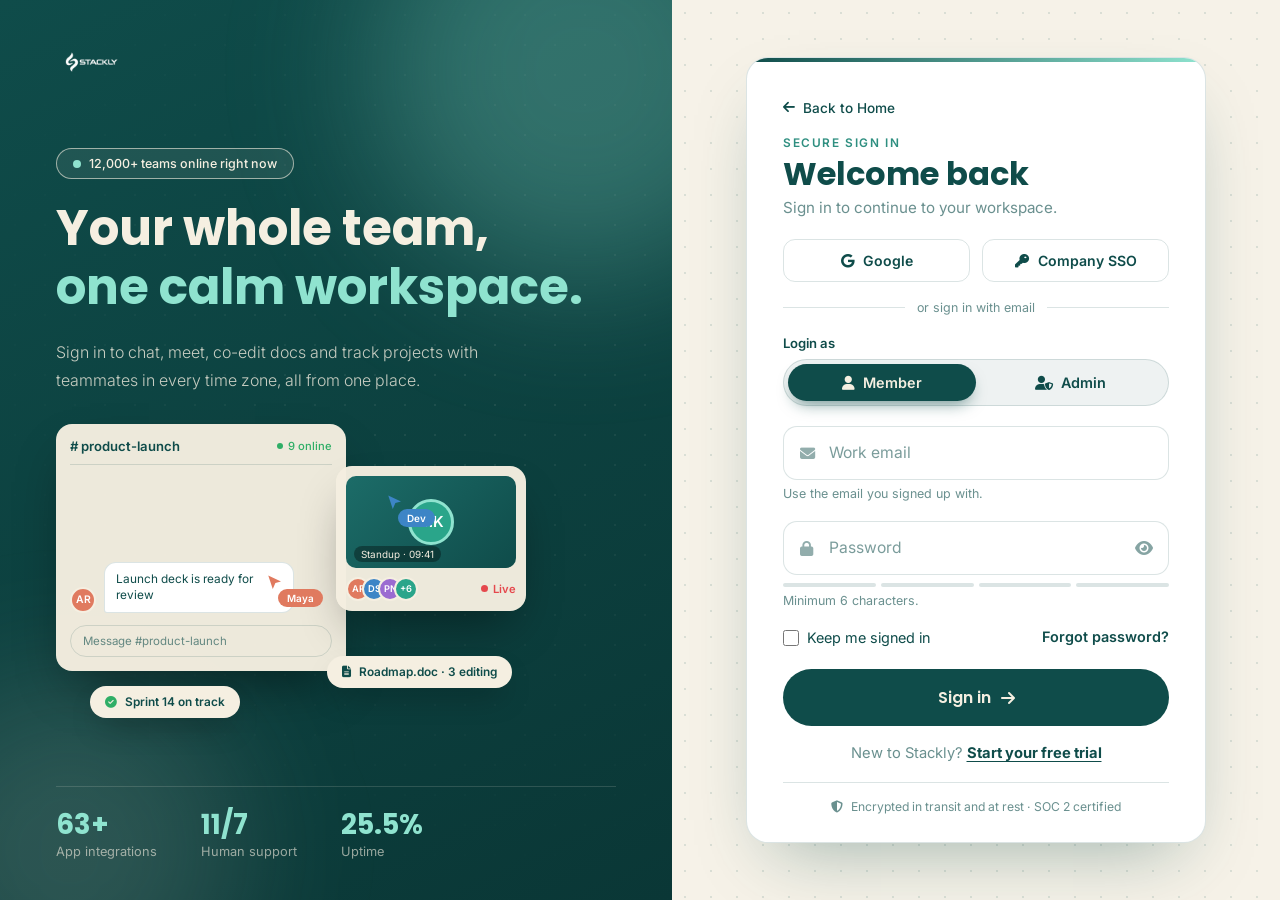
<file: html/admin-dashboard.html>
<!DOCTYPE html>
<html lang="en">
<head>
  <meta charset="UTF-8">
  <meta name="viewport" content="width=device-width, initial-scale=1.0, viewport-fit=cover">
  <meta name="theme-color" content="#0f4c4a">
  <title>Admin Console | Stackly Remote Collaboration Platform</title>
  <link rel="preconnect" href="https://fonts.googleapis.com">
  <link rel="preconnect" href="https://fonts.gstatic.com" crossorigin>
  <link href="https://fonts.googleapis.com/css2?family=Poppins:wght@400;500;600;700&family=Inter:wght@300;400;500;600&display=swap" rel="stylesheet">
  <link rel="stylesheet" href="https://cdnjs.cloudflare.com/ajax/libs/font-awesome/6.4.0/css/all.min.css">
  <style>
/* STACKLY — admin-dashboard (console) */
:root{
  --teal:#0f4c4a; --teal-2:#0a3736; --mint:#8fe3cf; --cream:#f5efe1; --amber:#f2b632;
  --bg:#f6f2e8; --card:#fff; --line:rgba(15,76,74,.14); --muted:rgba(15,76,74,.64);
  --ok:#2fae66; --bad:#e5484d; --blue:#3d85c6; --violet:#9b6bd1; --coral:#e07a5f;
  --font-h:'Poppins',sans-serif; --font-b:'Inter',system-ui,sans-serif;
  --ease:cubic-bezier(.2,.8,.2,1); --sw:264px;
}
*{box-sizing:border-box;margin:0;padding:0}
html{scroll-padding-top:env(safe-area-inset-top,0px)}
html,body{max-width:100%;overflow-x:clip}
img{max-width:100%}
.card,.item,.list li,.feed li,.hero,.stat{overflow-wrap:anywhere}
body{font-family:var(--font-b);background:var(--bg);color:var(--teal);-webkit-font-smoothing:antialiased}
button{font:inherit;color:inherit;cursor:pointer;background:none;border:0}
a{color:inherit} ul{list-style:none}
.app{display:flex;min-height:100vh}

/* ---------- Sidebar ---------- */
.side{position:fixed;inset:0 auto 0 0;width:min(var(--sw),86vw);z-index:50;display:flex;flex-direction:column;padding:22px 16px 16px;overflow-y:auto;color:var(--cream);background:linear-gradient(170deg,var(--teal),var(--teal-2))}
.side-head{position:relative;display:flex;align-items:center;justify-content:center;margin-bottom:16px}
.brand{display:flex;justify-content:center;width:100%}.brand img{height:60px;max-width:100%;width:auto;display:block}
.x{display:none;position:absolute;right:0;top:50%;transform:translateY(-50%);width:34px;height:34px;color:rgba(245,239,225,.7);font-size:1.1rem}
.badge-strip{display:flex;align-items:center;justify-content:center;gap:8px;padding:8px;margin-bottom:6px;border-radius:40px;font-size:.72rem;letter-spacing:1.2px;text-transform:uppercase;font-weight:600;color:var(--teal);background:var(--amber)}
.badge-strip i{width:6px;height:6px;border-radius:50%;background:var(--teal);animation:blink 2s ease-in-out infinite}
@keyframes blink{50%{opacity:.35}}
.grp{font-size:.68rem;letter-spacing:1.4px;text-transform:uppercase;color:rgba(245,239,225,.4);margin:16px 8px 6px}
.nav{display:grid;gap:2px}
.nav button{display:flex;align-items:center;gap:12px;width:100%;padding:10px 12px;border-radius:10px;text-align:left;font-size:.88rem;font-weight:500;color:rgba(245,239,225,.74);transition:background .2s,color .2s,transform .2s}
.nav button i{width:18px;text-align:center;font-size:.9rem}
.nav button:hover{background:rgba(245,239,225,.09);color:#fff;transform:translateX(3px)}
.nav button.on{background:var(--cream);color:var(--teal);font-weight:600}
.nav .n{margin-left:auto;font-size:.68rem;font-weight:700;padding:1px 8px;border-radius:999px;background:var(--amber);color:var(--teal)}
.side-cta{display:flex;align-items:center;justify-content:center;gap:8px;margin-top:18px;padding:12px;border-radius:40px;font-family:var(--font-h);font-size:.9rem;font-weight:600;text-decoration:none;background:var(--cream);color:var(--teal);transition:transform .2s,box-shadow .2s}
.side-cta:hover{transform:translateY(-2px);box-shadow:0 10px 20px -8px rgba(0,0,0,.4)}
.side-user{display:flex;align-items:center;gap:10px;margin-top:22px;padding:10px;border-radius:12px;background:rgba(245,239,225,.07);border:1px solid rgba(245,239,225,.12)}
.side-user div{min-width:0}
.side-user b{display:block;font-size:.85rem;text-transform:capitalize;overflow:hidden;text-overflow:ellipsis;white-space:nowrap}
.side-user small{display:block;font-size:.72rem;opacity:.55;overflow:hidden;text-overflow:ellipsis;white-space:nowrap}
.av{position:relative;flex:0 0 auto;width:34px;height:34px;border-radius:50%;display:grid;place-items:center;font-family:var(--font-h);font-size:.78rem;font-weight:600;text-transform:uppercase;background:var(--mint);color:var(--teal)}
.av.c1{background:var(--coral);color:#fff}.av.c2{background:var(--blue);color:#fff}.av.c3{background:var(--violet);color:#fff}.av.c4{background:#2aa58a;color:#fff}
.logout{display:flex;align-items:center;justify-content:center;gap:8px;width:100%;margin-top:8px;padding:10px;border-radius:10px;font-size:.8rem;font-weight:600;color:#ff9b9d;background:rgba(229,72,77,.12);border:1px solid rgba(229,72,77,.3);transition:background .2s}
.logout:hover{background:rgba(229,72,77,.22)}
.overlay{position:fixed;inset:0;z-index:40;background:rgba(6,30,29,.6);backdrop-filter:blur(3px);opacity:0;visibility:hidden;transition:opacity .25s}
.overlay.show{opacity:1;visibility:visible}

/* ---------- Topbar ---------- */
.main{flex:1;min-width:0;margin-left:var(--sw)}
.top{position:-webkit-sticky;position:sticky;top:env(safe-area-inset-top,0px);z-index:30;display:flex;align-items:center;gap:14px;padding:calc(12px + env(safe-area-inset-top,0px)) 28px 12px;min-height:66px;background:rgba(246,242,232,.9);-webkit-backdrop-filter:blur(10px);backdrop-filter:blur(10px);border-bottom:1px solid var(--line)}
.top h1{min-width:0;overflow:hidden;text-overflow:ellipsis;font-family:var(--font-h);font-size:1.4rem;font-weight:600;white-space:nowrap}
.burger{display:none;width:38px;height:38px;border-radius:10px;background:#fff;border:1px solid var(--line)}
.top-r{margin-left:auto;display:flex;align-items:center;gap:10px}
.call{display:flex;align-items:center;gap:8px;padding:9px 16px;border-radius:40px;font-size:.82rem;font-weight:600;color:var(--cream);background:var(--teal);transition:background .2s,transform .2s}
.call:hover{background:#136764;transform:translateY(-1px)}
.ib{position:relative;width:38px;height:38px;border-radius:10px;background:#fff;border:1px solid var(--line);transition:border-color .2s,transform .2s}
.ib:hover{border-color:var(--teal);transform:translateY(-1px)}
.ib em{position:absolute;top:8px;right:9px;width:8px;height:8px;border-radius:50%;background:var(--coral);border:2px solid #fff;animation:ping 2.2s infinite}
@keyframes ping{0%{box-shadow:0 0 0 0 rgba(224,122,95,.6)}70%,100%{box-shadow:0 0 0 7px rgba(224,122,95,0)}}
.user{position:relative}
.user-btn{display:flex;align-items:center;gap:8px;padding:3px 12px 3px 3px;border-radius:999px;background:#fff;border:1px solid var(--line);font-size:.82rem;font-weight:500}
.user-btn .av{width:30px;height:30px;background:var(--teal);color:var(--mint)}
.user-btn>i{font-size:.65rem;opacity:.5}
.uname{max-width:110px;overflow:hidden;text-overflow:ellipsis;white-space:nowrap;text-transform:capitalize}
.menu{position:absolute;right:0;top:calc(100% + 8px);width:230px;padding:8px;border-radius:14px;background:#fff;border:1px solid var(--line);box-shadow:0 20px 40px -12px rgba(15,76,74,.35);opacity:0;visibility:hidden;transform:translateY(-6px);transition:.2s var(--ease)}
.user.open .menu{opacity:1;visibility:visible;transform:none}
.menu-mail{padding:8px 10px 10px;border-bottom:1px solid var(--line);margin-bottom:6px}
.menu-mail small{display:block;font-size:.68rem;text-transform:uppercase;letter-spacing:1px;opacity:.55}
.menu-mail b{font-size:.82rem;word-break:break-all}
.menu button{display:flex;align-items:center;gap:10px;width:100%;padding:9px 10px;border-radius:8px;font-size:.85rem;text-align:left;transition:background .15s}
.menu button:hover{background:rgba(143,227,207,.3)}
.menu .danger{color:var(--bad)}.menu .danger:hover{background:rgba(229,72,77,.1)}

/* ---------- Content ---------- */
.content{padding:26px 28px 56px;max-width:1400px;margin:0 auto}
.rise{opacity:0;transform:translateY(14px);animation:rise .55s var(--ease) forwards;animation-delay:calc(var(--i,0)*70ms)}
@keyframes rise{to{opacity:1;transform:none}}
.alert{display:flex;gap:12px;align-items:center;flex-wrap:wrap;padding:14px 18px;margin-bottom:16px;border-radius:14px;background:rgba(242,182,50,.16);border:1px solid rgba(242,182,50,.5);font-size:.9rem}
.alert>i{color:#b9770e;font-size:1.1rem}
.alert .btn{margin-left:auto}
.hero{position:relative;overflow:hidden;display:flex;align-items:center;justify-content:space-between;gap:20px;flex-wrap:wrap;padding:30px 34px;margin-bottom:20px;border-radius:20px;color:var(--cream);background:linear-gradient(135deg,var(--teal),var(--teal-2))}
.hero::before{content:"";position:absolute;width:380px;height:380px;right:-100px;top:-160px;border-radius:50%;background:radial-gradient(circle,rgba(143,227,207,.3),transparent 65%)}
.hero::after{content:"";position:absolute;inset:0;background-image:radial-gradient(rgba(245,239,225,.14) 1px,transparent 1px);background-size:26px 26px;-webkit-mask-image:linear-gradient(90deg,transparent 40%,#000);mask-image:linear-gradient(90deg,transparent 40%,#000)}
.hero>*{position:relative;z-index:1}
.eyebrow{font-size:.74rem;letter-spacing:1.6px;text-transform:uppercase;font-weight:600;color:var(--mint);margin-bottom:6px}
.hero h2{font-family:var(--font-h);font-size:2rem;font-weight:700;line-height:1.15;margin-bottom:8px;text-transform:capitalize}
.hero p{max-width:520px;opacity:.78;line-height:1.6;font-size:.95rem;font-weight:300}
.btn{display:inline-flex;align-items:center;justify-content:center;gap:8px;padding:10px 20px;border-radius:40px;font-family:var(--font-h);font-size:.88rem;font-weight:600;border:1.5px solid var(--teal);background:var(--teal);color:var(--cream);transition:transform .2s,box-shadow .2s,background .2s}
.btn:hover{transform:translateY(-2px);box-shadow:0 10px 20px -10px rgba(15,76,74,.6)}
.btn.cream{background:var(--cream);border-color:var(--cream);color:var(--teal)}
.btn.ghost{background:transparent;color:var(--teal)}
.btn.sm{padding:7px 14px;font-size:.8rem}
.btn.danger{background:var(--bad);border-color:var(--bad)}
.stats{display:grid;grid-template-columns:repeat(4,minmax(0,1fr));gap:16px;margin-bottom:20px}
.stat{padding:18px;border-radius:16px;background:var(--card);border:1px solid var(--line);transition:transform .25s,box-shadow .25s,border-color .25s;cursor:pointer}
.stat:hover{transform:translateY(-4px);border-color:var(--teal);box-shadow:0 16px 30px -18px rgba(15,76,74,.5)}
.stat-top{display:flex;justify-content:space-between;align-items:center;margin-bottom:12px}
.stat-top i{width:40px;height:40px;display:grid;place-items:center;border-radius:12px;background:rgba(143,227,207,.45)}
.stat-top span{font-size:.72rem;font-weight:600;padding:3px 9px;border-radius:999px;background:rgba(47,174,102,.14);color:#1f8a4f}
.stat b{display:block;font-family:var(--font-h);font-size:2rem;line-height:1.1}
.stat small{display:block;margin-top:4px;font-size:.78rem;color:var(--muted)}
.bar{height:5px;margin-top:12px;border-radius:99px;background:rgba(15,76,74,.09);overflow:hidden}
.bar i{display:block;height:100%;width:0;border-radius:99px;background:linear-gradient(90deg,var(--teal),var(--mint));transition:width 1.1s var(--ease) .3s}
.grid2>*,.grid3>*{min-width:0}
.grid2{display:grid;grid-template-columns:1.7fr 1fr;gap:16px;margin-bottom:16px;align-items:start}
.grid3{display:grid;grid-template-columns:repeat(3,minmax(0,1fr));gap:16px;margin-bottom:16px;align-items:start}
.card{padding:22px;margin-bottom:16px;border-radius:16px;background:var(--card);border:1px solid var(--line);min-width:0}
.grid2 .card,.grid3 .card{margin-bottom:0}
.card-h{display:flex;justify-content:space-between;align-items:flex-start;gap:12px;flex-wrap:wrap;margin-bottom:16px}
.card-h h3{font-family:var(--font-h);font-size:1.05rem;font-weight:600;line-height:1.2}
.card-h p{font-size:.8rem;color:var(--muted);margin-top:2px}
.tw{overflow-x:auto}
table{width:100%;border-collapse:collapse;min-width:680px}
th{text-align:left;padding:0 10px 10px;font-size:.7rem;text-transform:uppercase;letter-spacing:1px;color:var(--muted);border-bottom:1px solid var(--line)}
td{padding:12px 10px;border-bottom:1px solid var(--line);font-size:.86rem;vertical-align:middle}
tr:last-child td{border-bottom:0}
tbody tr{transition:background .15s}
tbody tr:hover{background:rgba(143,227,207,.2)}
.t1{font-weight:600}.t2{font-size:.75rem;color:var(--muted);margin-top:2px}
.tag{display:inline-block;padding:3px 10px;border-radius:999px;font-size:.72rem;font-weight:600;white-space:nowrap}
.s-active,.s-ok{background:rgba(47,174,102,.15);color:#1f8a4f}
.s-pending,.s-warn{background:rgba(242,182,50,.25);color:#8a6206}
.s-suspended,.s-bad{background:rgba(229,72,77,.12);color:#c2353a}
.s-archived{background:rgba(15,76,74,.1);color:var(--teal)}
.person{display:flex;gap:12px;align-items:center;min-width:0}
.person>div{min-width:0}
.feed li,.list li{display:flex;gap:12px;align-items:flex-start;padding:12px 6px;border-radius:10px;transition:background .15s;cursor:pointer}
.feed li:hover,.list li:hover{background:rgba(143,227,207,.2)}
.feed li>i,.list li>.ico{flex:0 0 auto;width:34px;height:34px;display:grid;place-items:center;border-radius:10px;font-size:.85rem;background:rgba(143,227,207,.45)}
.feed p{font-size:.85rem;line-height:1.45}
.feed small,.list small{display:block;font-size:.74rem;color:var(--muted);margin-top:2px}
.list li>div{flex:1;min-width:0}.list b{font-size:.88rem}
.right{margin-left:auto;text-align:right;flex:0 0 auto}
.proj li{padding:8px 0}
.proj-row{display:flex;justify-content:space-between;font-size:.84rem;margin-bottom:6px}.proj-row b{font-family:var(--font-h);font-size:.88rem}
.chart{display:flex;align-items:flex-end;gap:12px;height:170px;padding-top:10px}
.chart div{flex:1;display:flex;flex-direction:column;align-items:center;justify-content:flex-end;height:100%;gap:8px;font-size:.72rem;color:var(--muted)}
.chart i{display:block;width:100%;max-width:44px;height:0;border-radius:10px 10px 4px 4px;background:linear-gradient(180deg,var(--mint),var(--teal));transition:height 1s var(--ease) .3s}
.chart div.today i{background:linear-gradient(180deg,var(--amber),#d99a10)}
.toolbar{display:flex;gap:12px;flex-wrap:wrap;align-items:center;margin-bottom:14px}
.search{position:relative;flex:1 1 220px;min-width:0}
.search i{position:absolute;left:14px;top:50%;transform:translateY(-50%);opacity:.45;font-size:.85rem}
.search input,.fld input{width:100%;padding:10px 14px 10px 38px;border-radius:40px;border:1.5px solid var(--line);background:#fff;font:inherit;font-size:.88rem;color:var(--teal);transition:border-color .2s,box-shadow .2s}
.search input:focus,.fld input:focus{outline:none;border-color:var(--teal);box-shadow:0 0 0 4px rgba(143,227,207,.4)}
.chips{display:flex;gap:8px;flex-wrap:wrap;margin-bottom:16px}
.chip{padding:7px 14px;border-radius:999px;font-size:.8rem;font-weight:600;background:#fff;border:1px solid var(--line);transition:background .2s,color .2s,border-color .2s}
.chip:hover{border-color:var(--teal)}.chip.on{background:var(--teal);color:var(--cream);border-color:var(--teal)}
.invite{display:flex;gap:10px;flex-wrap:wrap;align-items:flex-start}
.fld{position:relative;flex:1 1 240px;min-width:0}
.fld i{position:absolute;left:14px;top:14px;opacity:.45;font-size:.85rem}
.fld.bad input{border-color:var(--bad)}
.fld small{display:block;margin-top:5px;font-size:.76rem;color:var(--muted)}
.fld.bad small{color:var(--bad);font-weight:500}
select{padding:9px 12px;border-radius:10px;border:1.5px solid var(--line);background:#fff;font:inherit;font-size:.84rem;color:var(--teal);max-width:100%}
.empty{padding:34px 10px;text-align:center;color:var(--muted);font-size:.9rem}
.empty i{display:block;font-size:1.8rem;margin-bottom:8px;opacity:.5}
.cards{display:grid;gap:14px}
.item{padding:18px;border-radius:14px;border:1px solid var(--line);background:#fff;transition:border-color .2s,transform .2s}
.item:hover{border-color:var(--teal);transform:translateY(-2px)}
.item-top{display:flex;justify-content:space-between;align-items:center;gap:14px;flex-wrap:wrap}
.item-top>div:first-child{flex:1 1 200px;min-width:0}
.item h4{font-size:.95rem;margin-bottom:4px}.item p{font-size:.8rem;color:var(--muted)}
.acts{display:flex;gap:10px;align-items:center;flex-wrap:wrap}
.setrow{display:flex;justify-content:space-between;align-items:center;gap:16px;padding:16px 0;border-bottom:1px solid var(--line)}
.setrow:last-child{border-bottom:0}
.setrow b{display:block;font-size:.92rem}.setrow small{color:var(--muted);font-size:.8rem}
.sw{position:relative;width:44px;height:24px;border-radius:99px;background:rgba(15,76,74,.2);transition:background .3s;flex:0 0 auto}
.sw::after{content:"";position:absolute;top:3px;left:3px;width:18px;height:18px;border-radius:50%;background:#fff;box-shadow:0 1px 4px rgba(0,0,0,.3);transition:transform .3s var(--ease)}
.sw.on{background:var(--teal)}.sw.on::after{transform:translateX(20px)}
.plan{display:flex;justify-content:space-between;align-items:center;gap:16px;flex-wrap:wrap;padding:22px;border-radius:16px;color:var(--cream);background:linear-gradient(135deg,var(--teal),var(--teal-2));margin-bottom:16px}
.plan h3{font-family:var(--font-h);font-size:1.5rem}.plan p{opacity:.75;font-size:.88rem;margin-top:2px}
.profile{display:flex;align-items:center;gap:18px;flex-wrap:wrap}
.profile .av{width:64px;height:64px;font-size:1.3rem;background:var(--teal);color:var(--mint)}
.profile h4{font-family:var(--font-h);font-size:1.3rem;text-transform:capitalize}
.toast{max-width:calc(100vw - 32px);text-align:center;position:fixed;left:50%;bottom:26px;z-index:100;transform:translate(-50%,20px);padding:12px 20px;border-radius:40px;background:var(--teal);color:var(--cream);font-size:.86rem;box-shadow:0 14px 30px -10px rgba(0,0,0,.5);opacity:0;pointer-events:none;transition:.3s var(--ease)}
.toast.show{opacity:1;transform:translate(-50%,0)}

/* ---------- Responsive ---------- */
@media(max-width:1200px){.grid2{grid-template-columns:1fr}.grid3{grid-template-columns:1fr 1fr}}
@media(max-width:1024px){
  .side{transform:translateX(-100%);transition:transform .35s var(--ease)}
  .side.open{transform:none}
  .main{margin-left:0}.x,.burger{display:grid;place-items:center}
  .stats{grid-template-columns:repeat(2,minmax(0,1fr))}
}
@media(max-width:720px){
  .content{padding:18px 16px 44px}.top{padding:calc(10px + env(safe-area-inset-top,0px)) 14px 10px}
  .call span,.uname{display:none}.call{padding:10px 12px}.user-btn{padding:3px}
  .grid3{grid-template-columns:1fr}.hero{padding:24px 20px;text-align:center;justify-content:center}
  .hero h2{font-size:1.6rem}.top h1{font-size:1.15rem}
  .hero>div{display:flex;flex-direction:column;align-items:center}
  .alert .btn{margin-left:0;width:100%}
  .tw{overflow:visible}table{min-width:0}
  table,thead,tbody,tr,td{display:block;width:100%}thead{display:none}
  tbody tr{padding:12px 6px;border-bottom:1px solid var(--line);border-radius:10px}
  tbody tr:last-child{border-bottom:0}
  td{display:flex;justify-content:space-between;align-items:center;gap:12px;padding:5px 8px;border:0}
  td[data-label]::before{content:attr(data-label);flex:0 0 auto;font-size:.68rem;text-transform:uppercase;letter-spacing:1px;color:var(--muted)}
  td:first-child{display:block;padding-bottom:8px}
  .chips{justify-content:center}
  .invite .btn{width:100%}
  .plan{text-align:center;justify-content:center}
  .setrow{flex-wrap:wrap}
}
@media(max-width:480px){.stats{grid-template-columns:1fr}.card{padding:16px}.item{padding:14px}}
@media(prefers-reduced-motion:reduce){*,*::before,*::after{animation:none!important;transition:none!important}.rise{opacity:1;transform:none}}
  </style>
</head>
<body>
<div class="app">
  <div class="overlay" id="overlay"></div>

  <aside class="side" id="side">
    <div class="side-head">
      <a href="../index.html" class="brand"><img src="../assets/stackly_logo.webp" alt="Stackly logo"></a>
      <button class="x" id="closeSide" aria-label="Close menu"><i class="fa-solid fa-xmark"></i></button>
    </div>
    <div class="badge-strip"><i></i> Admin console</div>

    <p class="grp">Manage</p>
    <nav class="nav" id="navMain"></nav>
    <p class="grp">System</p>
    <nav class="nav" id="navAcc"></nav>

    <a href="./user-dashboard.html" class="side-cta"><i class="fa-solid fa-arrow-up-right-from-square"></i> Open workspace</a>

    <div class="side-user">
      <span class="av" id="sAv">A</span>
      <div><b id="sName">Admin</b><small id="sMail">&mdash;</small></div>
    </div>
    <button class="logout" id="logoutBtn"><i class="fa-solid fa-right-from-bracket"></i> Logout</button>
  </aside>

  <main class="main">
    <header class="top">
      <button class="burger" id="burger" aria-label="Open menu"><i class="fa-solid fa-bars"></i></button>
      <h1 id="pageTitle">Overview</h1>
      <div class="top-r">
        <button class="call" data-nav="members"><i class="fa-solid fa-user-plus"></i><span>Invite member</span></button>
        <button class="ib" id="bell" aria-label="Notifications"><i class="fa-solid fa-bell"></i><em></em></button>
        <div class="user" id="user">
          <button class="user-btn" id="userBtn"><span class="av" id="tAv">A</span><span class="uname" id="tName">Admin</span><i class="fa-solid fa-chevron-down"></i></button>
          <div class="menu">
            <div class="menu-mail"><small>Signed in as</small><b id="tMail">&mdash;</b></div>
            <button data-nav="settings"><i class="fa-solid fa-gear"></i> Settings</button>
            <button class="danger" id="menuLogout"><i class="fa-solid fa-right-from-bracket"></i> Logout</button>
          </div>
        </div>
      </div>
    </header>
    <div class="content" id="content"></div>
  </main>
</div>
<div class="toast" id="toast" role="status"></div>

<script>
// STACKLY — admin-dashboard.js
// Admin console: reads the session saved by login.js (localStorage 'user' + 'isAuthenticated').
(function () {
  'use strict';

  /* ---------- Session (admin only) ---------- */
  var user = null;
  try { if (localStorage.getItem('isAuthenticated') === 'true') user = JSON.parse(localStorage.getItem('user') || 'null'); } catch (e) {}
  if (!user || !user.email) { location.replace('./login.html'); return; }
  if (user.role !== 'admin') { location.replace('./user-dashboard.html'); return; }

  var email = user.email, uname = email.split('@')[0], initial = uname.charAt(0).toUpperCase();
  function logout() {
    ['user', 'isAuthenticated', 'stacklyAdminNav'].forEach(function (k) { localStorage.removeItem(k); });
    location.href = './login.html';
  }

  /* ---------- Helpers ---------- */
  var $ = function (id) { return document.getElementById(id); };
  function esc(s) { return String(s).replace(/[&<>"']/g, function (c) { return { '&': '&amp;', '<': '&lt;', '>': '&gt;', '"': '&quot;', "'": '&#39;' }[c]; }); }
  var EMAIL = /^[A-Za-z0-9._%+-]+@[A-Za-z0-9-]+(\.[A-Za-z0-9-]+)*\.[A-Za-z]{2,}$/;
  var toastT;
  function toast(msg) {
    var t = $('toast'); t.textContent = msg; t.classList.add('show');
    clearTimeout(toastT); toastT = setTimeout(function () { t.classList.remove('show'); }, 2400);
  }
  function colorFor(s) { return 'c' + ((s.charCodeAt(0) % 4) + 1); }
  function ini(name) { return name.split(/[\s@._-]+/).filter(Boolean).slice(0, 2).map(function (w) { return w.charAt(0); }).join('').toUpperCase(); }

  /* ---------- Sample data (replace with your API) ---------- */
  var members = [
    { name: uname, email: email, role: 'admin', status: 'active', last: 'Online now', dept: 'Operations', me: true },
    { name: 'Aarav Mehta', email: 'aarav@acme.com', role: 'admin', status: 'active', last: '5 min ago', dept: 'Product' },
    { name: 'Priya Nair', email: 'priya@acme.com', role: 'member', status: 'active', last: '12 min ago', dept: 'People & Culture' },
    { name: 'Dev Sharma', email: 'dev@acme.com', role: 'member', status: 'active', last: '1 hr ago', dept: 'Design' },
    { name: 'Maya Kim', email: 'maya@acme.com', role: 'member', status: 'active', last: '3 hrs ago', dept: 'Engineering' },
    { name: 'Rohan Iyer', email: 'rohan@acme.com', role: 'member', status: 'suspended', last: '2 weeks ago', dept: 'Security' },
    { name: 'Sara Lopez', email: 'sara@partner.io', role: 'guest', status: 'active', last: 'Yesterday', dept: 'Partner' },
    { name: 'Tom Becker', email: 'tom@acme.com', role: 'member', status: 'pending', last: 'Invite sent', dept: 'Engineering' }
  ];
  var projects = [
    { id: 1, name: 'Q4 Product Launch', owner: 'Aarav Mehta', n: 12, pct: 72, status: 'active' },
    { id: 2, name: 'Website Redesign', owner: 'Dev Sharma', n: 7, pct: 48, status: 'active' },
    { id: 3, name: 'Mobile App v2', owner: 'Maya Kim', n: 9, pct: 35, status: 'active' },
    { id: 4, name: 'Customer Onboarding Revamp', owner: 'Priya Nair', n: 5, pct: 100, status: 'archived' }
  ];
  var integrations = [
    { n: 'GitHub', i: 'fa-brands fa-github', s: 'ok', t: 'Connected' },
    { n: 'Google Drive', i: 'fa-brands fa-google-drive', s: 'ok', t: 'Connected' },
    { n: 'Jira', i: 'fa-brands fa-jira', s: 'warn', t: 'Token expires in 3 days' },
    { n: 'Zoom', i: 'fa-solid fa-video', s: 'ok', t: 'Connected' }
  ];
  var audit = [
    { i: 'fa-user-plus', t: '<b>Aarav</b> invited tom@acme.com as Member', w: '2 hrs ago' },
    { i: 'fa-user-shield', t: '<b>Aarav</b> changed Dev Sharma\'s role to Member', w: 'Yesterday' },
    { i: 'fa-ban', t: '<b>' + esc(uname) + '</b> suspended Rohan Iyer', w: '2 weeks ago' },
    { i: 'fa-key', t: 'SSO enforcement enabled for the workspace', w: '3 weeks ago' },
    { i: 'fa-triangle-exclamation', t: '3 failed sign-in attempts for sara@partner.io', w: '3 weeks ago' }
  ];
  var invoices = [
    { id: 'INV-2026-09', d: 'Sep 1, 2026', a: '\u20B923,952', s: 'Paid' },
    { id: 'INV-2026-08', d: 'Aug 1, 2026', a: '\u20B923,952', s: 'Paid' },
    { id: 'INV-2026-07', d: 'Jul 1, 2026', a: '\u20B921,456', s: 'Paid' }
  ];
  var SEATS = 50;
  var settings = { twofa: true, sso: true, guests: true, newMember: true, security: true, digest: false, timeout: '8 hours' };
  var memFilter = 'all', memQuery = '', inviteErr = '';

  var pages = {
    overview: { title: 'Overview', icon: 'fa-gauge-high', group: 'main' },
    members: { title: 'Members', icon: 'fa-user-group', group: 'main' },
    projects: { title: 'Projects', icon: 'fa-table-columns', group: 'main' },
    security: { title: 'Security', icon: 'fa-shield-halved', group: 'main' },
    billing: { title: 'Billing', icon: 'fa-credit-card', group: 'main' },
    settings: { title: 'Settings', icon: 'fa-gear', group: 'acc' }
  };
  var ROLES = { admin: 'Admin', member: 'Member', guest: 'Guest' };

  /* ---------- Fragments ---------- */
  function bar(p) { return '<div class="bar"><i data-w="' + p + '"></i></div>'; }
  function av(name, extra) { return '<span class="av ' + colorFor(name) + (extra ? ' ' + extra : '') + '">' + ini(name) + '</span>'; }
  function tag(cls, text) { return '<span class="tag s-' + cls + '">' + text + '</span>'; }
  function stat(i, icon, val, label, note, p, pre, suf) {
    return '<div class="stat rise" style="--i:' + i + '" data-nav="members"><div class="stat-top"><i class="fa-solid ' + icon + '"></i><span>' + note + '</span></div><b data-count="' + val + '" data-pre="' + (pre || '') + '" data-suf="' + (suf || '') + '">0</b><small>' + label + '</small>' + bar(p) + '</div>';
  }
  function cnt(st) { return members.filter(function (m) { return m.status === st; }).length; }

  function memFiltered() {
    var q = memQuery.toLowerCase();
    return members.filter(function (m) {
      var f = memFilter === 'all' || m.role === memFilter || m.status === memFilter;
      return f && (!q || (m.name + m.email + m.dept).toLowerCase().indexOf(q) > -1);
    });
  }
  function memRows(list) {
    if (!list.length) return '<tr><td><div class="empty"><i class="fa-regular fa-folder-open"></i>No members match your search.</div></td></tr>';
    return list.map(function (m) {
      var roleCell = m.me ? '<b>Admin</b> (you)' : '<select data-role="' + esc(m.email) + '" aria-label="Role">' + Object.keys(ROLES).map(function (r) { return '<option value="' + r + '"' + (r === m.role ? ' selected' : '') + '>' + ROLES[r] + '</option>'; }).join('') + '</select>';
      var act = m.me ? '<span class="t2">&mdash;</span>' : m.status === 'pending' ? '<button class="btn ghost sm" data-resend="' + esc(m.email) + '">Resend</button>' : m.status === 'suspended' ? '<button class="btn ghost sm" data-toggle-m="' + esc(m.email) + '">Reactivate</button>' : '<button class="btn ghost sm" data-toggle-m="' + esc(m.email) + '" style="color:var(--bad);border-color:rgba(229,72,77,.4)">Suspend</button>';
      return '<tr><td><div class="person">' + av(m.name) + '<div><div class="t1">' + esc(m.name) + '</div><div class="t2">' + esc(m.email) + '</div></div></div></td>' +
        '<td data-label="Role">' + roleCell + '</td><td data-label="Status">' + tag(m.status, m.status.charAt(0).toUpperCase() + m.status.slice(1)) + '</td>' +
        '<td data-label="Last active">' + esc(m.last) + '</td><td data-label="Action">' + act + '</td></tr>';
    }).join('');
  }
  var memHead = '<thead><tr><th>Member</th><th>Role</th><th>Status</th><th>Last active</th><th>Action</th></tr></thead>';

  /* ---------- Pages ---------- */
  function pageOverview() {
    var pending = cnt('pending'), active = cnt('active');
    var days = ['Mon', 'Tue', 'Wed', 'Thu', 'Fri', 'Sat', 'Sun'], vals = [64, 78, 71, 92, 83, 34, 22], td = (new Date().getDay() + 6) % 7;
    var storage = [['Docs & files', 62], ['Meeting recordings', 24], ['Chat attachments', 14]].map(function (s) {
      return '<li><div class="proj-row"><span>' + s[0] + '</span><b>' + s[1] + '%</b></div>' + bar(s[1]) + '</li>';
    }).join('');

    return (pending ? '<div class="alert rise"><i class="fa-solid fa-envelope-circle-check"></i><div><b>' + pending + ' invite' + (pending > 1 ? 's' : '') + ' awaiting acceptance</b><div class="t2">Resend or manage them from Members.</div></div><button class="btn sm" data-nav="members">Review</button></div>' : '') +
      '<div class="hero rise"><div><div class="eyebrow">Admin console</div><h2>Welcome, ' + esc(uname) + '</h2><p>Manage members, projects and security for your workspace. Everything your team needs, in one place.</p></div>' +
      '<div style="display:flex;gap:10px;flex-wrap:wrap"><button class="btn cream" data-nav="members"><i class="fa-solid fa-user-plus"></i> Invite member</button><button class="btn ghost" style="color:var(--cream);border-color:rgba(245,239,225,.45)" data-nav="security">Security</button></div></div>' +
      '<section class="stats">' +
        stat(1, 'fa-user-group', members.length, 'Total members', active + ' active', Math.round(members.length / SEATS * 100)) +
        stat(2, 'fa-signal', 38, 'Active today', '+12% vs last week', 76) +
        stat(3, 'fa-envelope', pending, 'Pending invites', 'Awaiting', 30) +
        stat(4, 'fa-database', 64, 'Storage used (of 100 GB)', 'Healthy', 64, '', ' GB') +
      '</section>' +
      '<section class="grid2"><div class="card rise" style="--i:5"><div class="card-h"><div><h3>Recent members</h3><p>Latest accounts in your workspace</p></div><button class="btn ghost sm" data-nav="members">Manage</button></div><div class="tw"><table>' + memHead + '<tbody>' + memRows(members.slice(0, 5)).replace(/<select[^>]*>.*?<\/select>/g, function (m) { return m.match(/selected>([^<]+)</)[1]; }).replace(/<button[^>]*>.*?<\/button>/g, '<span class="t2">&mdash;</span>') + '</tbody></table></div></div>' +
      '<div class="card rise" style="--i:6"><div class="card-h"><div><h3>Audit log</h3><p>Recent admin activity</p></div><button class="btn ghost sm" data-nav="security">View all</button></div><ul class="feed">' +
        audit.slice(0, 4).map(function (f) { return '<li data-nav="security"><i class="fa-solid ' + f.i + '"></i><div><p>' + f.t + '</p><small>' + f.w + '</small></div></li>'; }).join('') + '</ul></div></section>' +
      '<section class="grid3">' +
        '<div class="card rise" style="--i:7"><div class="card-h"><div><h3>Seats</h3><p>' + members.length + ' of ' + SEATS + ' used</p></div><button class="btn ghost sm" data-nav="billing">Plan</button></div>' + bar(Math.round(members.length / SEATS * 100)) + '<p class="t2" style="margin-top:12px">Team plan &middot; ' + (SEATS - members.length) + ' seats available</p></div>' +
        '<div class="card rise" style="--i:8"><div class="card-h"><div><h3>Storage</h3><p>64 GB of 100 GB</p></div></div><ul class="proj">' + storage + '</ul></div>' +
        '<div class="card rise" style="--i:9"><div class="card-h"><div><h3>Integrations</h3><p>Connected apps</p></div></div><ul class="list">' +
          integrations.map(function (g) { return '<li data-soon><span class="ico"><i class="' + g.i + '"></i></span><div><b>' + g.n + '</b><small>' + g.t + '</small></div>' + tag(g.s, g.s === 'ok' ? 'Healthy' : 'Attention').replace('class="tag', 'class="right tag') + '</li>'; }).join('') + '</ul></div>' +
      '</section>' +
      '<div class="card rise" style="--i:10"><div class="card-h"><div><h3>Weekly active members</h3><p>Unique members who sent a message, joined a call or edited a doc</p></div></div><div class="chart">' +
        days.map(function (d, i) { return '<div class="' + (i === td ? 'today' : '') + '"><i data-h="' + vals[i] + '"></i>' + d + '</div>'; }).join('') + '</div></div>';
  }

  function pageMembers() {
    var chips = [['all', 'All'], ['admin', 'Admins'], ['member', 'Members'], ['guest', 'Guests'], ['pending', 'Pending'], ['suspended', 'Suspended']].map(function (c) {
      return '<button class="chip' + (c[0] === memFilter ? ' on' : '') + '" data-filter="' + c[0] + '">' + c[1] + '</button>';
    }).join('');
    return '<div class="card rise"><div class="card-h"><div><h3>Invite a member</h3><p>' + (SEATS - members.length) + ' seats left on your plan</p></div></div>' +
      '<div class="invite"><div class="fld' + (inviteErr ? ' bad' : '') + '"><i class="fa-solid fa-envelope"></i><input type="email" id="invEmail" placeholder="teammate@company.com" aria-label="Email to invite" autocomplete="off"><small id="invHint">' + (inviteErr || 'We will email them a secure invite link.') + '</small></div>' +
      '<select id="invRole" aria-label="Role" style="height:44px"><option value="member">Member</option><option value="admin">Admin</option><option value="guest">Guest</option></select>' +
      '<button class="btn" id="invBtn"><i class="fa-solid fa-paper-plane"></i> Send invite</button></div></div>' +
      '<div class="card rise" style="--i:1"><div class="card-h"><div><h3>Members</h3><p>Change roles and manage access inline</p></div></div>' +
      '<div class="toolbar"><div class="search"><i class="fa-solid fa-magnifying-glass"></i><input id="memSearch" type="search" placeholder="Search name, email or team" value="' + esc(memQuery) + '"></div></div>' +
      '<div class="chips">' + chips + '</div><div class="tw"><table>' + memHead + '<tbody id="memBody">' + memRows(memFiltered()) + '</tbody></table></div></div>';
  }

  function pageProjects() {
    return '<div class="card rise"><div class="card-h"><div><h3>Projects</h3><p>Workspaces across the organisation</p></div><button class="btn sm" data-soon><i class="fa-solid fa-plus"></i> New project</button></div><div class="cards">' +
      projects.map(function (p, i) {
        return '<div class="item rise" style="--i:' + (i + 1) + '"><div class="item-top"><div><h4>' + esc(p.name) + ' ' + tag(p.status, p.status === 'active' ? 'Active' : 'Archived') + '</h4><p>Owner: ' + esc(p.owner) + ' &middot; ' + p.n + ' members &middot; ' + p.pct + '% complete</p></div><div class="acts"><button class="btn ghost sm" data-soon>Open</button><button class="btn ghost sm" data-archive="' + p.id + '">' + (p.status === 'active' ? 'Archive' : 'Restore') + '</button></div></div>' + bar(p.pct) + '</div>';
      }).join('') + '</div></div>';
  }

  function toggleRow(key, title, sub) {
    return '<div class="setrow"><div><b>' + title + '</b><small>' + sub + '</small></div><button class="sw' + (settings[key] ? ' on' : '') + '" data-toggle="' + key + '" role="switch" aria-checked="' + settings[key] + '" aria-label="' + title + '"></button></div>';
  }
  function pageSecurity() {
    return '<div class="card rise"><div class="card-h"><div><h3>Access policies</h3><p>Applied to everyone in the workspace</p></div></div>' +
      toggleRow('twofa', 'Require two-factor authentication', 'Members must verify with an authenticator app') +
      toggleRow('sso', 'Enforce single sign-on', 'Sign-in only through your identity provider') +
      toggleRow('guests', 'Allow guest access', 'Let external partners join specific projects') +
      '<div class="setrow"><div><b>Session timeout</b><small>Sign members out after inactivity</small></div><select id="timeout">' + ['1 hour', '8 hours', '24 hours', '7 days'].map(function (t) { return '<option' + (t === settings.timeout ? ' selected' : '') + '>' + t + '</option>'; }).join('') + '</select></div></div>' +
      '<div class="card rise" style="--i:1"><div class="card-h"><div><h3>Audit log</h3><p>Every admin action, recorded</p></div><button class="btn ghost sm" data-soon><i class="fa-solid fa-download"></i> Export CSV</button></div><ul class="feed">' +
        audit.map(function (f) { return '<li><i class="fa-solid ' + f.i + '"></i><div><p>' + f.t + '</p><small>' + f.w + '</small></div></li>'; }).join('') + '</ul></div>';
  }

  function pageBilling() {
    return '<div class="plan rise"><div><div class="eyebrow">Current plan</div><h3>Team &middot; \u20B9499 / user / month</h3><p>' + members.length + ' of ' + SEATS + ' seats in use &middot; Renews Nov 1, 2026</p></div><button class="btn cream" data-soon>Upgrade to Enterprise</button></div>' +
      '<section class="grid2"><div class="card rise" style="--i:1"><div class="card-h"><div><h3>Invoices</h3><p>Download receipts for your records</p></div></div><ul class="list">' +
        invoices.map(function (v) { return '<li data-soon><span class="ico"><i class="fa-solid fa-file-invoice"></i></span><div><b>' + v.id + '</b><small>' + v.d + ' &middot; ' + v.a + '</small></div>' + tag('ok', v.s).replace('class="tag', 'class="right tag') + '</li>'; }).join('') + '</ul></div>' +
      '<div class="card rise" style="--i:2"><div class="card-h"><div><h3>Seat usage</h3><p>' + members.length + ' / ' + SEATS + '</p></div></div>' + bar(Math.round(members.length / SEATS * 100)) + '<p class="t2" style="margin:12px 0 16px">Need more seats? Add them any time, prorated to your billing cycle.</p><button class="btn sm" data-soon>Add seats</button></div></section>';
  }

  function pageSettings() {
    return '<div class="card rise"><div class="card-h"><div><h3>Account</h3><p>Administrator profile</p></div></div><div class="profile"><span class="av">' + esc(initial) + '</span><div><h4>' + esc(uname) + '</h4><small style="color:var(--muted)">' + esc(email) + ' &middot; Administrator</small></div></div></div>' +
      '<div class="card rise" style="--i:1"><div class="card-h"><div><h3>Notifications</h3><p>What should reach you</p></div></div>' +
        toggleRow('newMember', 'New member alerts', 'Notify me when someone accepts an invite') +
        toggleRow('security', 'Security alerts', 'Failed sign-ins and policy changes') +
        toggleRow('digest', 'Weekly usage report', 'Active members, storage and seat usage every Monday') + '</div>' +
      '<div class="card rise" style="--i:2"><div class="card-h"><div><h3>Session</h3><p>Signed in as ' + esc(email) + '</p></div></div><button class="btn sm danger" id="setLogout"><i class="fa-solid fa-right-from-bracket"></i> Logout</button></div>';
  }
  var renderers = { overview: pageOverview, members: pageMembers, projects: pageProjects, security: pageSecurity, billing: pageBilling, settings: pageSettings };

  /* ---------- Shell ---------- */
  var active = localStorage.getItem('stacklyAdminNav');
  if (!pages[active]) active = 'overview';

  function renderNav() {
    ['main', 'acc'].forEach(function (g) {
      $(g === 'main' ? 'navMain' : 'navAcc').innerHTML = Object.keys(pages).filter(function (k) { return pages[k].group === g; }).map(function (k) {
        var n = k === 'members' && cnt('pending') ? '<span class="n">' + cnt('pending') + '</span>' : '';
        return '<button data-nav="' + k + '" class="' + (k === active ? 'on' : '') + '"><i class="fa-solid ' + pages[k].icon + '"></i>' + pages[k].title + n + '</button>';
      }).join('');
    });
  }
  function countUp() {
    [].forEach.call(document.querySelectorAll('[data-count]'), function (el) {
      var end = +el.getAttribute('data-count'), pre = el.getAttribute('data-pre') || '', suf = el.getAttribute('data-suf') || '', t0 = null;
      (function step(t) {
        if (!t0) t0 = t;
        var p = Math.min((t - t0) / 900, 1);
        el.textContent = pre + Math.round(end * (1 - Math.pow(1 - p, 3))) + suf;
        if (p < 1) requestAnimationFrame(step);
      })(performance.now());
    });
  }
  function animate() {
    requestAnimationFrame(function () {
      [].forEach.call(document.querySelectorAll('.bar i[data-w]'), function (el) { el.style.width = el.getAttribute('data-w') + '%'; });
      [].forEach.call(document.querySelectorAll('.chart i[data-h]'), function (el) { el.style.height = (el.getAttribute('data-h') * 1.4) + 'px'; });
    });
  }
  function render(keepScroll) {
    $('pageTitle').textContent = pages[active].title;
    $('content').innerHTML = renderers[active]();
    renderNav(); animate(); countUp();
    if (!keepScroll) scrollTo(0, 0);
    var sl = $('setLogout'); if (sl) sl.addEventListener('click', logout);
  }
  function go(id) {
    active = id; localStorage.setItem('stacklyAdminNav', id);
    closeSide(); $('user').classList.remove('open'); render();
  }
  function openSide() { $('side').classList.add('open'); $('overlay').classList.add('show'); }
  function closeSide() { $('side').classList.remove('open'); $('overlay').classList.remove('show'); }
  function memberBy(e) { return members.filter(function (m) { return m.email === e; })[0]; }

  /* ---------- Chrome ---------- */
  ['sName', 'tName'].forEach(function (id) { $(id).textContent = uname; });
  ['sMail', 'tMail'].forEach(function (id) { $(id).textContent = email; });
  ['sAv', 'tAv'].forEach(function (id) { $(id).textContent = initial; });

  /* ---------- Invite ---------- */
  function sendInvite() {
    var v = $('invEmail').value.trim().toLowerCase(), role = $('invRole').value;
    inviteErr = '';
    if (!v) inviteErr = 'Please enter an email address.';
    else if (!EMAIL.test(v)) inviteErr = 'Enter a valid email, e.g. teammate@company.com.';
    else if (memberBy(v)) inviteErr = 'That person is already in your workspace.';
    else if (members.length >= SEATS) inviteErr = 'No seats left. Add seats in Billing.';
    if (inviteErr) { render(true); $('invEmail').value = v; $('invEmail').focus(); return; }
    members.push({ name: v.split('@')[0].replace(/[._-]+/g, ' ').replace(/\b[a-z]/g, function (c) { return c.toUpperCase(); }), email: v, role: role, status: 'pending', last: 'Invite sent', dept: '\u2014' });
    audit.unshift({ i: 'fa-user-plus', t: '<b>' + esc(uname) + '</b> invited ' + esc(v) + ' as ' + ROLES[role], w: 'Just now' });
    toast('Invite sent to ' + v + '.'); render(true);
  }

  /* ---------- Events ---------- */
  $('burger').addEventListener('click', openSide);
  $('closeSide').addEventListener('click', closeSide);
  $('overlay').addEventListener('click', closeSide);
  $('logoutBtn').addEventListener('click', logout);
  $('menuLogout').addEventListener('click', logout);
  $('bell').addEventListener('click', function () { toast(cnt('pending') + ' pending invites and 1 integration needs attention.'); });
  $('userBtn').addEventListener('click', function (e) { e.stopPropagation(); $('user').classList.toggle('open'); });
  document.addEventListener('keydown', function (e) {
    if (e.key === 'Escape') { closeSide(); $('user').classList.remove('open'); }
    if (e.key === 'Enter' && e.target.id === 'invEmail') { e.preventDefault(); sendInvite(); }
  });

  document.addEventListener('click', function (e) {
    $('user').classList.remove('open');
    var t;
    if (e.target.closest('#invBtn')) { sendInvite(); return; }
    if ((t = e.target.closest('[data-toggle-m]'))) {
      var m = memberBy(t.getAttribute('data-toggle-m'));
      m.status = m.status === 'suspended' ? 'active' : 'suspended';
      audit.unshift({ i: m.status === 'suspended' ? 'fa-ban' : 'fa-rotate-left', t: '<b>' + esc(uname) + '</b> ' + (m.status === 'suspended' ? 'suspended ' : 'reactivated ') + esc(m.name), w: 'Just now' });
      toast(m.name + (m.status === 'suspended' ? ' was suspended.' : ' was reactivated.')); render(true); return;
    }
    if ((t = e.target.closest('[data-resend]'))) { toast('Invite resent to ' + t.getAttribute('data-resend') + '.'); return; }
    if ((t = e.target.closest('[data-archive]'))) {
      var p = projects.filter(function (x) { return x.id === +t.getAttribute('data-archive'); })[0];
      p.status = p.status === 'active' ? 'archived' : 'active';
      toast('"' + p.name + '" ' + (p.status === 'archived' ? 'archived.' : 'restored.')); render(true); return;
    }
    if ((t = e.target.closest('[data-filter]'))) { memFilter = t.getAttribute('data-filter'); render(true); return; }
    if ((t = e.target.closest('[data-nav]'))) { go(t.getAttribute('data-nav')); return; }
    if ((t = e.target.closest('[data-toggle]'))) {
      var k = t.getAttribute('data-toggle'); settings[k] = !settings[k];
      t.classList.toggle('on', settings[k]); t.setAttribute('aria-checked', settings[k]);
      toast('Setting updated.'); return;
    }
    if (e.target.closest('[data-soon]')) toast('This feature is coming soon.');
  });
  document.addEventListener('change', function (e) {
    var t = e.target;
    if (t.hasAttribute('data-role')) {
      var m = memberBy(t.getAttribute('data-role')); m.role = t.value;
      audit.unshift({ i: 'fa-user-shield', t: '<b>' + esc(uname) + '</b> changed ' + esc(m.name) + '\'s role to ' + ROLES[m.role], w: 'Just now' });
      toast(m.name + ' is now ' + ROLES[m.role] + '.');
    } else if (t.id === 'timeout') { settings.timeout = t.value; toast('Session timeout set to ' + t.value + '.'); }
  });
  document.addEventListener('input', function (e) {
    if (e.target.id === 'memSearch') { memQuery = e.target.value; $('memBody').innerHTML = memRows(memFiltered()); }
    if (e.target.id === 'invEmail' && inviteErr) { inviteErr = ''; e.target.closest('.fld').classList.remove('bad'); $('invHint').textContent = 'We will email them a secure invite link.'; }
  });

  render();
})();
</script>
</body>
</html>
</file>
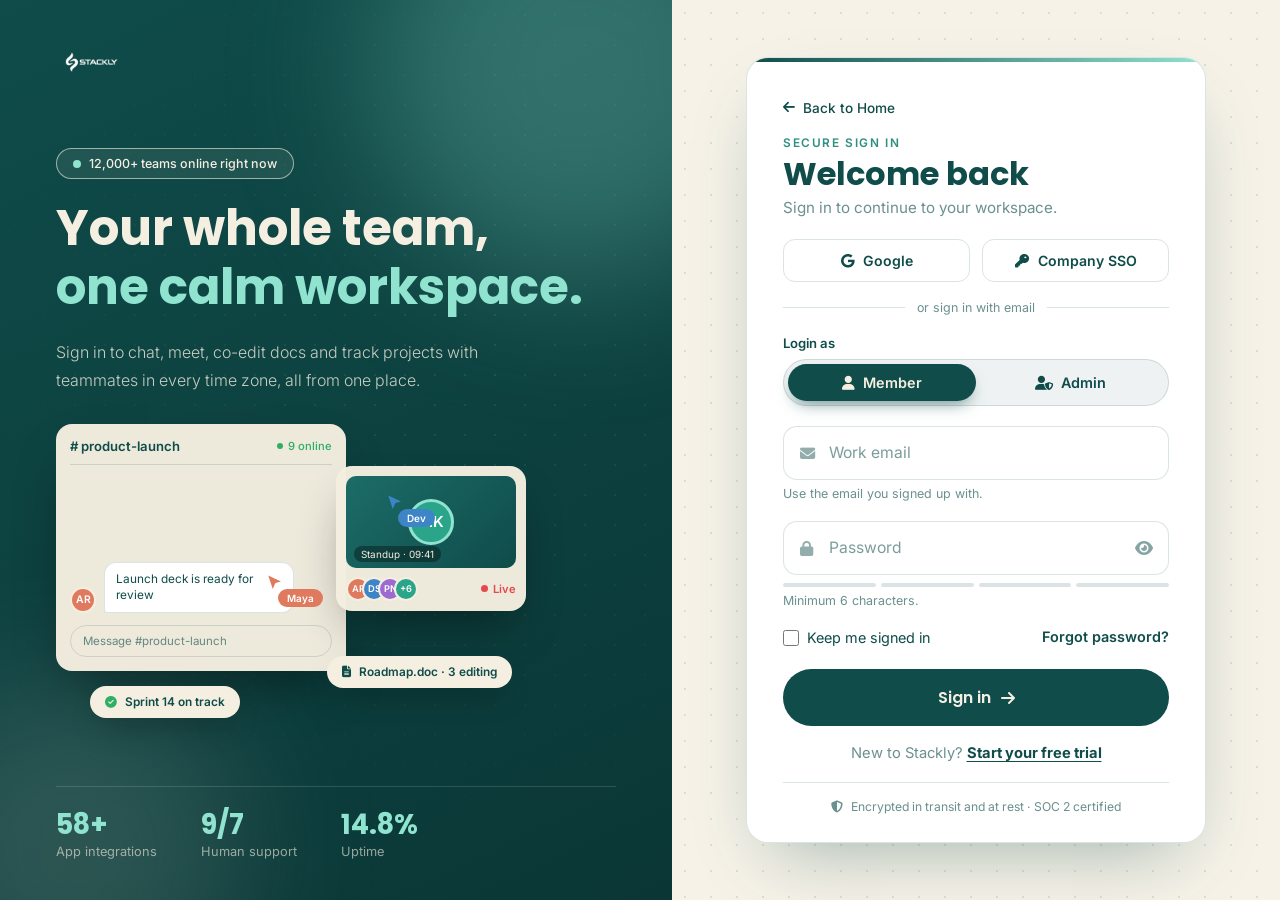
<file: html/login.html>
<!DOCTYPE html>
<html lang="en">
<head>
  <meta charset="UTF-8">
  <meta name="viewport" content="width=device-width, initial-scale=1.0, viewport-fit=cover">
  <meta name="theme-color" content="#0f4c4a">
  <title>Login | Stackly Remote Collaboration Platform</title>
  <link rel="preconnect" href="https://fonts.googleapis.com">
  <link rel="preconnect" href="https://fonts.gstatic.com" crossorigin>
  <link href="https://fonts.googleapis.com/css2?family=Poppins:wght@400;500;600;700&family=Inter:wght@300;400;500;600&display=swap" rel="stylesheet">
  <link rel="stylesheet" href="https://cdnjs.cloudflare.com/ajax/libs/font-awesome/6.4.0/css/all.min.css">
  <link rel="stylesheet" href="../css/login.css">
</head>
<body>
<main class="lg">

  <!-- LEFT: brand / workspace preview -->
  <aside class="lg-brand" id="brandPanel">
    <span class="orb o1" aria-hidden="true"></span>
    <span class="orb o2" aria-hidden="true"></span>
    <span class="dots" aria-hidden="true"></span>

    <a href="../index.html" class="lg-logo"><img src="../assets/stackly_logo.webp" alt="Stackly logo"></a>

    <div class="lg-body">
      <span class="tag"><i class="live"></i> 12,000+ teams online right now</span>
      <h1><span class="ln"><span>Your whole team,</span></span><span class="ln"><span>one calm workspace.</span></span></h1>
      <p>Sign in to chat, meet, co-edit docs and track projects with teammates in every time zone, all from one place.</p>

      <!-- animated workspace preview -->
      <div class="mock" id="mock" aria-hidden="true">
        <div class="m-card chat">
          <div class="chat-h"><span># product-launch</span><small>9 online</small></div>
          <div class="msgs" id="msgs"></div>
          <div class="chat-f">Message #product-launch</div>
        </div>
        <div class="m-card call">
          <div class="tile"><span class="av a4">MK</span><em>Standup &middot; 09:41</em></div>
          <div class="call-f"><div class="stack"><span class="av a1">AR</span><span class="av a2">DS</span><span class="av a3">PN</span><span class="av a4">+6</span></div><span class="rec">Live</span></div>
        </div>
        <div class="chip c1"><i class="fa-solid fa-circle-check" style="color:#2fae66"></i> Sprint 14 on track</div>
        <div class="chip c2"><i class="fa-solid fa-file-lines"></i> Roadmap.doc &middot; 3 editing</div>
        <div class="cursor k1"><svg viewBox="0 0 24 24"><path d="M3 2l17 8-7.5 2L9 20z"/></svg><b>Maya</b></div>
        <div class="cursor k2"><svg viewBox="0 0 24 24"><path d="M3 2l17 8-7.5 2L9 20z"/></svg><b>Dev</b></div>
      </div>
    </div>

    <div class="lg-stats">
      <div><b data-count="100" data-suffix="+">100+</b><span>App integrations</span></div>
      <div><b data-count="24" data-suffix="/7">24/7</b><span>Human support</span></div>
      <div><b data-count="99.9" data-suffix="%" data-dec="1">99.9%</b><span>Uptime</span></div>
    </div>
  </aside>

  <!-- RIGHT: form -->
  <section class="lg-form-wrap">
    <div class="lg-card">
      <a href="../index.html" class="back"><i class="fa-solid fa-arrow-left"></i> Back to Home</a>

      <span class="eyebrow">Secure sign in</span>
      <h2>Welcome back</h2>
      <p class="sub">Sign in to continue to your workspace.</p>

      <div class="sso">
        <a href="./404.html"><i class="fa-brands fa-google"></i> Google</a>
        <a href="./404.html"><i class="fa-solid fa-key"></i> Company SSO</a>
      </div>
      <div class="divider">or sign in with email</div>

      <form id="loginForm" novalidate>

        <fieldset class="role">
          <legend>Login as</legend>
          <div class="seg" id="seg" data-role="user">
            <label><input type="radio" name="role" value="user" checked><span><i class="fa-solid fa-user"></i> Member</span></label>
            <label><input type="radio" name="role" value="admin"><span><i class="fa-solid fa-user-shield"></i> Admin</span></label>
            <i class="thumb" aria-hidden="true"></i>
          </div>
        </fieldset>

        <div class="field">
          <i class="fa-solid fa-envelope lead"></i>
          <input type="email" id="email" name="email" placeholder=" " autocomplete="email" required>
          <label for="email">Work email</label>
          <small class="hint" data-for="email">Use the email you signed up with.</small>
        </div>

        <div class="field">
          <i class="fa-solid fa-lock lead"></i>
          <input type="password" id="password" name="password" placeholder=" " autocomplete="current-password" required>
          <label for="password">Password</label>
          <button type="button" class="eye" aria-label="Show password"><i class="fa-solid fa-eye"></i></button>
          <div class="strength" id="strength" data-s="0" aria-hidden="true"><i></i><i></i><i></i><i></i></div>
          <small class="hint" data-for="password">Minimum 6 characters.</small>
          <small class="caps" id="capsWarn" hidden><i class="fa-solid fa-triangle-exclamation"></i> Caps Lock is on</small>
        </div>

        <div class="row">
          <label class="remember"><input type="checkbox" id="rememberMe" name="rememberMe"><span>Keep me signed in</span></label>
          <a href="./404.html" class="forgot">Forgot password?</a>
        </div>

        <button type="submit" class="btn" id="loginBtn">
          <span class="lbl">Sign in <i class="fa-solid fa-arrow-right"></i></span>
          <span class="spin" aria-hidden="true"></span>
        </button>

        <p class="signup">New to Stackly? <a href="./signup.html">Start your free trial</a></p>
      </form>

      <p class="secure"><i class="fa-solid fa-shield-halved"></i> Encrypted in transit and at rest &middot; SOC 2 certified</p>
    </div>
  </section>

</main>
<script src="../js/login.js"></script>
</body>
</html>
</file>
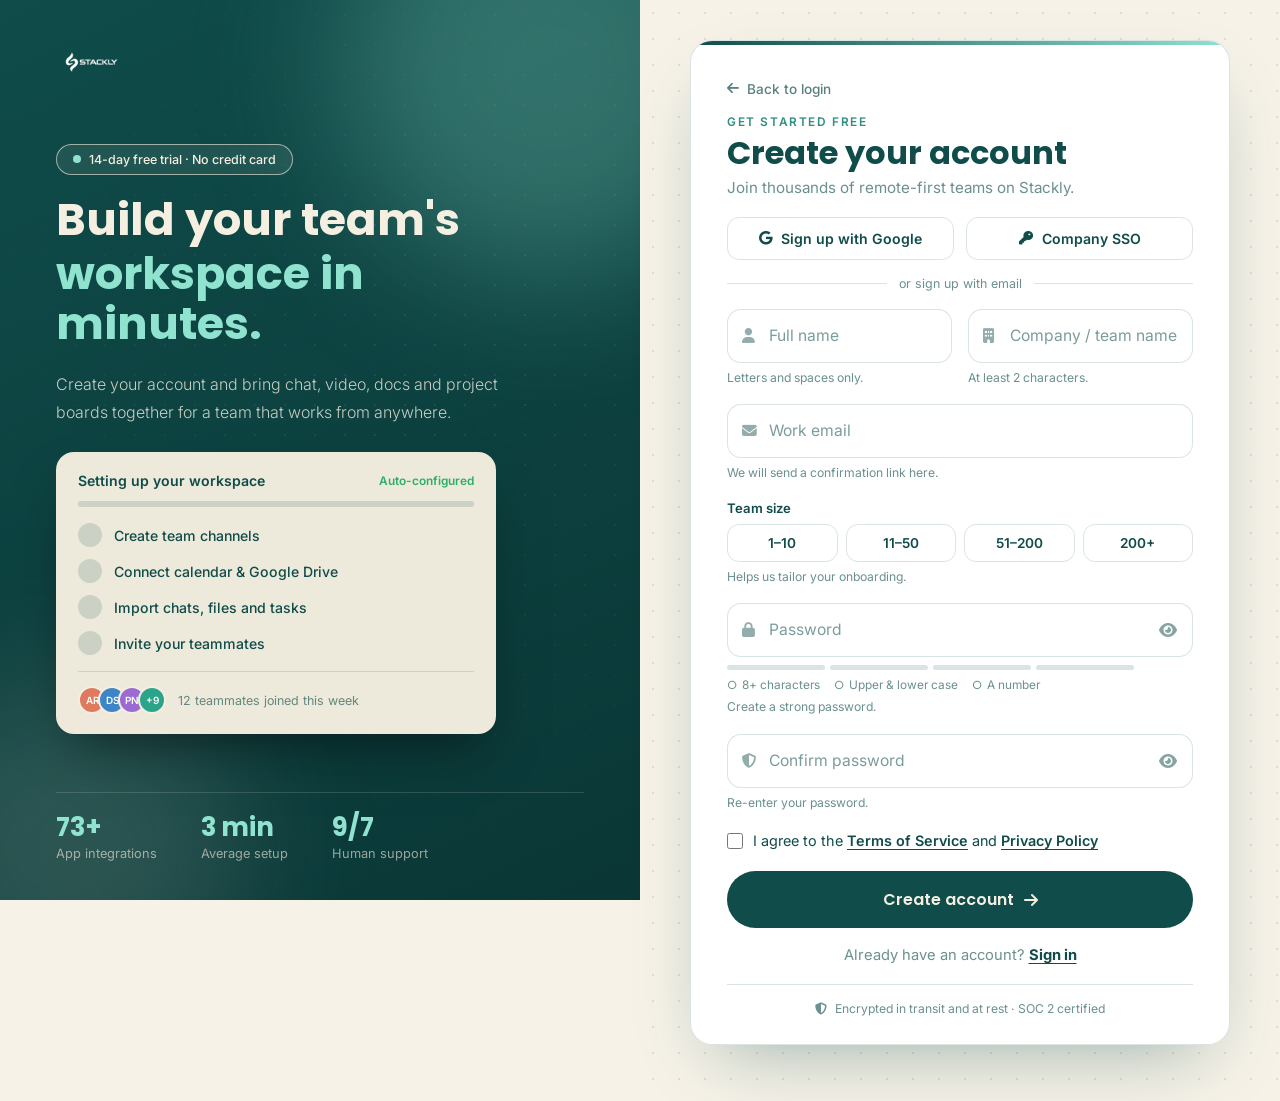
<file: html/signup.html>
<!DOCTYPE html>
<html lang="en">
<head>
  <meta charset="UTF-8">
  <meta name="viewport" content="width=device-width, initial-scale=1.0, viewport-fit=cover">
  <meta name="theme-color" content="#0f4c4a">
  <title>Sign Up | Stackly Remote Collaboration Platform</title>
  <link rel="preconnect" href="https://fonts.googleapis.com">
  <link rel="preconnect" href="https://fonts.gstatic.com" crossorigin>
  <link href="https://fonts.googleapis.com/css2?family=Poppins:wght@400;500;600;700&family=Inter:wght@300;400;500;600&display=swap" rel="stylesheet">
  <link rel="stylesheet" href="https://cdnjs.cloudflare.com/ajax/libs/font-awesome/6.4.0/css/all.min.css">
  <link rel="stylesheet" href="../css/signup.css">
</head>
<body>
<main class="lg">

  <!-- LEFT: brand panel (stays in view while the form scrolls) -->
  <aside class="lg-brand" id="brandPanel">
    <span class="orb o1" aria-hidden="true"></span>
    <span class="orb o2" aria-hidden="true"></span>
    <span class="dots" aria-hidden="true"></span>

    <a href="../index.html" class="lg-logo"><img src="../assets/stackly_logo.webp" alt="Stackly logo"></a>

    <div class="lg-body">
      <span class="tag"><i class="live"></i> 14-day free trial &middot; No credit card</span>
      <h1><span class="ln"><span>Build your team's</span></span><span class="ln"><span>workspace in minutes.</span></span></h1>
      <p class="lead-p">Create your account and bring chat, video, docs and project boards together for a team that works from anywhere.</p>

      <div class="setup" id="setup" aria-hidden="true">
        <div class="setup-h"><span>Setting up your workspace</span><small>Auto-configured</small></div>
        <div class="bar"><i></i></div>
        <ul class="tasks">
          <li><span class="ck"><i class="fa-solid fa-check"></i></span>Create team channels</li>
          <li><span class="ck"><i class="fa-solid fa-check"></i></span>Connect calendar &amp; Google Drive</li>
          <li><span class="ck"><i class="fa-solid fa-check"></i></span>Import chats, files and tasks</li>
          <li><span class="ck"><i class="fa-solid fa-check"></i></span>Invite your teammates</li>
        </ul>
        <div class="team"><div class="stack"><span class="av a1">AR</span><span class="av a2">DS</span><span class="av a3">PN</span><span class="av a4">+9</span></div><span>12 teammates joined this week</span></div>
      </div>
    </div>

    <div class="lg-stats">
      <div><b data-count="100" data-suffix="+">100+</b><span>App integrations</span></div>
      <div><b data-count="5" data-suffix=" min">5 min</b><span>Average setup</span></div>
      <div><b data-count="24" data-suffix="/7">24/7</b><span>Human support</span></div>
    </div>
  </aside>

  <!-- RIGHT: form -->
  <section class="lg-form-wrap">
    <div class="lg-card">
      <a href="./login.html" class="back"><i class="fa-solid fa-arrow-left"></i> Back to login</a>

      <span class="eyebrow">Get started free</span>
      <h2>Create your account</h2>
      <p class="sub">Join thousands of remote-first teams on Stackly.</p>

      <form id="signupForm" novalidate>

        <div class="sso">
          <a href="./404.html"><i class="fa-brands fa-google"></i> Sign up with Google</a>
          <a href="./404.html"><i class="fa-solid fa-key"></i> Company SSO</a>
        </div>

        <div class="divider">or sign up with email</div>

        <div class="row2">
          <div class="field">
            <i class="fa-solid fa-user lead"></i>
            <input type="text" id="fullName" name="fullName" placeholder=" " autocomplete="name" maxlength="48" spellcheck="false" required>
            <label for="fullName">Full name</label>
            <small class="hint" data-for="fullName">Letters and spaces only.</small>
          </div>
          <div class="field">
            <i class="fa-solid fa-building lead"></i>
            <input type="text" id="company" name="company" placeholder=" " autocomplete="organization" maxlength="40" required>
            <label for="company">Company / team name</label>
            <small class="hint" data-for="company">At least 2 characters.</small>
          </div>
        </div>

        <div class="field">
          <i class="fa-solid fa-envelope lead"></i>
          <input type="email" id="email" name="email" placeholder=" " autocomplete="email" required>
          <label for="email">Work email</label>
          <small class="hint" data-for="email">We will send a confirmation link here.</small>
        </div>

        <fieldset class="sizes" id="sizes">
          <legend>Team size</legend>
          <div class="chips">
            <label><input type="radio" name="size" value="1-10"><span>1&ndash;10</span></label>
            <label><input type="radio" name="size" value="11-50"><span>11&ndash;50</span></label>
            <label><input type="radio" name="size" value="51-200"><span>51&ndash;200</span></label>
            <label><input type="radio" name="size" value="200+"><span>200+</span></label>
          </div>
          <small class="hint" data-for="size">Helps us tailor your onboarding.</small>
        </fieldset>

        <div class="field">
          <i class="fa-solid fa-lock lead"></i>
          <input type="password" id="password" name="password" placeholder=" " autocomplete="new-password" required>
          <label for="password">Password</label>
          <button type="button" class="eye" data-target="password" aria-label="Show password"><i class="fa-solid fa-eye"></i></button>
          <div class="meter" id="meter" data-s="0" aria-hidden="true"><i></i><i></i><i></i><i></i><em id="meterText"></em></div>
          <div class="checks" id="checks"><span data-r="len">8+ characters</span><span data-r="case">Upper &amp; lower case</span><span data-r="num">A number</span></div>
          <small class="hint" data-for="password">Create a strong password.</small>
        </div>

        <div class="field">
          <i class="fa-solid fa-shield-halved lead"></i>
          <input type="password" id="confirmPassword" name="confirmPassword" placeholder=" " autocomplete="new-password" required>
          <label for="confirmPassword">Confirm password</label>
          <button type="button" class="eye" data-target="confirmPassword" aria-label="Show password"><i class="fa-solid fa-eye"></i></button>
          <small class="hint" data-for="confirmPassword">Re-enter your password.</small>
        </div>

        <div class="terms-wrap">
          <label class="terms">
            <input type="checkbox" id="agreeTerms" name="agreeTerms" required>
            <span>I agree to the <a href="./404.html">Terms of Service</a> and <a href="./404.html">Privacy Policy</a></span>
          </label>
          <small class="hint" data-for="agreeTerms">You must accept the terms to create an account.</small>
        </div>

        <button type="submit" class="btn" id="signupBtn">
          <span class="lbl">Create account <i class="fa-solid fa-arrow-right"></i></span>
          <span class="spin" aria-hidden="true"></span>
          <span class="done"><i class="fa-solid fa-circle-check"></i> Account created</span>
        </button>

        <p class="signup">Already have an account? <a href="./login.html">Sign in</a></p>
      </form>

      <p class="secure"><i class="fa-solid fa-shield-halved"></i> Encrypted in transit and at rest &middot; SOC 2 certified</p>
    </div>
  </section>

</main>
<script src="../js/signup.js"></script>
</body>
</html>
</file>
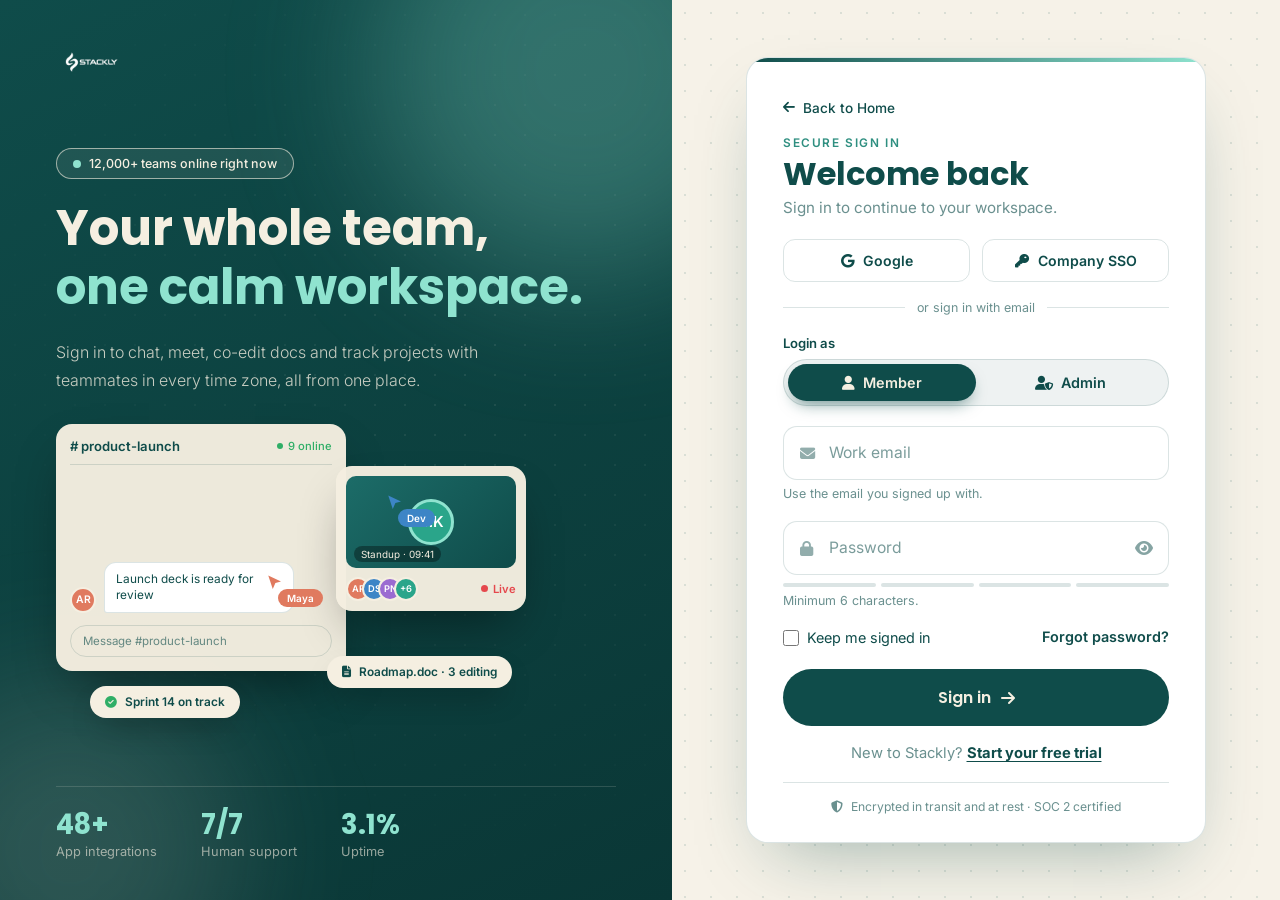
<file: html/user-dashboard.html>
<!DOCTYPE html>
<html lang="en">
<head>
  <meta charset="UTF-8">
  <meta name="viewport" content="width=device-width, initial-scale=1.0, viewport-fit=cover">
  <meta name="theme-color" content="#0f4c4a">
  <title>My Workspace | Stackly Remote Collaboration Platform</title>
  <link rel="preconnect" href="https://fonts.googleapis.com">
  <link rel="preconnect" href="https://fonts.gstatic.com" crossorigin>
  <link href="https://fonts.googleapis.com/css2?family=Poppins:wght@400;500;600;700&family=Inter:wght@300;400;500;600&display=swap" rel="stylesheet">
  <link rel="stylesheet" href="https://cdnjs.cloudflare.com/ajax/libs/font-awesome/6.4.0/css/all.min.css">
  <style>
/* STACKLY — user-dashboard (workspace) */
:root{
  --teal:#0f4c4a; --teal-2:#0a3736; --mint:#8fe3cf; --cream:#f5efe1; --amber:#f2b632;
  --bg:#f6f2e8; --card:#fff; --line:rgba(15,76,74,.14); --muted:rgba(15,76,74,.64);
  --ok:#2fae66; --bad:#e5484d; --blue:#3d85c6; --violet:#9b6bd1; --coral:#e07a5f;
  --font-h:'Poppins',sans-serif; --font-b:'Inter',system-ui,sans-serif;
  --ease:cubic-bezier(.2,.8,.2,1); --sw:264px;
}
*{box-sizing:border-box;margin:0;padding:0}
html{scroll-padding-top:env(safe-area-inset-top,0px)}
html,body{max-width:100%;overflow-x:clip}
img{max-width:100%}
.card,.item,.list li,.feed li,.hero,.stat,.col,.tcard{overflow-wrap:anywhere}
body{font-family:var(--font-b);background:var(--bg);color:var(--teal);-webkit-font-smoothing:antialiased}
button{font:inherit;color:inherit;cursor:pointer;background:none;border:0}
a{color:inherit} ul{list-style:none}
.app{display:flex;min-height:100vh}

/* ---------- Sidebar ---------- */
.side{position:fixed;inset:0 auto 0 0;width:min(var(--sw),86vw);z-index:50;display:flex;flex-direction:column;padding:22px 16px 16px;overflow-y:auto;color:var(--cream);background:linear-gradient(170deg,var(--teal),var(--teal-2))}
.side-head{position:relative;display:flex;align-items:center;justify-content:center;margin-bottom:16px}
.brand{display:flex;justify-content:center;width:100%}.brand img{height:60px;max-width:100%;width:auto;display:block}
.x{display:none;position:absolute;right:0;top:50%;transform:translateY(-50%);width:34px;height:34px;color:rgba(245,239,225,.7);font-size:1.1rem}
.ws{display:flex;align-items:center;gap:10px;padding:10px 12px;margin-bottom:6px;border-radius:12px;background:rgba(245,239,225,.08);border:1px solid rgba(245,239,225,.15);font-size:.82rem}
.ws i.l{width:8px;height:8px;border-radius:50%;background:var(--mint);animation:blink 2s ease-in-out infinite;flex:0 0 auto}
.ws b{display:block;font-weight:600}.ws small{opacity:.6;font-size:.72rem}
@keyframes blink{50%{opacity:.35}}
.grp{font-size:.68rem;letter-spacing:1.4px;text-transform:uppercase;color:rgba(245,239,225,.4);margin:16px 8px 6px}
.nav{display:grid;gap:2px}
.nav button{display:flex;align-items:center;gap:12px;width:100%;padding:10px 12px;border-radius:10px;text-align:left;font-size:.88rem;font-weight:500;color:rgba(245,239,225,.74);transition:background .2s,color .2s,transform .2s}
.nav button i{width:18px;text-align:center;font-size:.9rem}
.nav button:hover{background:rgba(245,239,225,.09);color:#fff;transform:translateX(3px)}
.nav button.on{background:var(--cream);color:var(--teal);font-weight:600}
.nav .n{margin-left:auto;font-size:.68rem;font-weight:700;padding:1px 8px;border-radius:999px;background:var(--mint);color:var(--teal)}
.side-cta{display:flex;align-items:center;justify-content:center;gap:8px;margin-top:18px;padding:12px;border-radius:40px;font-family:var(--font-h);font-size:.92rem;font-weight:600;background:var(--cream);color:var(--teal);transition:transform .2s,box-shadow .2s}
.side-cta:hover{transform:translateY(-2px);box-shadow:0 10px 20px -8px rgba(0,0,0,.4)}
.side-user{display:flex;align-items:center;gap:10px;margin-top:auto;padding:10px;border-radius:12px;background:rgba(245,239,225,.07);border:1px solid rgba(245,239,225,.12)}
.side-user{margin-top:22px}.side-user div{min-width:0}
.side-user b{display:block;font-size:.85rem;text-transform:capitalize;overflow:hidden;text-overflow:ellipsis;white-space:nowrap}
.side-user small{display:block;font-size:.72rem;opacity:.55;overflow:hidden;text-overflow:ellipsis;white-space:nowrap}
.av{position:relative;flex:0 0 auto;width:34px;height:34px;border-radius:50%;display:grid;place-items:center;font-family:var(--font-h);font-size:.78rem;font-weight:600;text-transform:uppercase;background:var(--mint);color:var(--teal)}
.av.c1{background:var(--coral);color:#fff}.av.c2{background:var(--blue);color:#fff}.av.c3{background:var(--violet);color:#fff}.av.c4{background:#2aa58a;color:#fff}
.av.on::after,.av.away::after{content:"";position:absolute;right:-1px;bottom:-1px;width:10px;height:10px;border-radius:50%;background:var(--ok);border:2px solid #fff}
.av.away::after{background:var(--amber)}
.logout{display:flex;align-items:center;justify-content:center;gap:8px;width:100%;margin-top:8px;padding:10px;border-radius:10px;font-size:.8rem;font-weight:600;color:#ff9b9d;background:rgba(229,72,77,.12);border:1px solid rgba(229,72,77,.3);transition:background .2s}
.logout:hover{background:rgba(229,72,77,.22)}
.overlay{position:fixed;inset:0;z-index:40;background:rgba(6,30,29,.6);backdrop-filter:blur(3px);opacity:0;visibility:hidden;transition:opacity .25s}
.overlay.show{opacity:1;visibility:visible}

/* ---------- Topbar ---------- */
.main{flex:1;min-width:0;margin-left:var(--sw)}
.top{position:-webkit-sticky;position:sticky;top:env(safe-area-inset-top,0px);z-index:30;display:flex;align-items:center;gap:14px;padding:calc(12px + env(safe-area-inset-top,0px)) 28px 12px;min-height:66px;background:rgba(246,242,232,.9);-webkit-backdrop-filter:blur(10px);backdrop-filter:blur(10px);border-bottom:1px solid var(--line)}
.top h1{min-width:0;overflow:hidden;text-overflow:ellipsis;font-family:var(--font-h);font-size:1.4rem;font-weight:600;white-space:nowrap}
.burger{display:none;width:38px;height:38px;border-radius:10px;background:#fff;border:1px solid var(--line)}
.search{position:relative;flex:0 1 280px;min-width:0;margin-left:10px}
.search i{position:absolute;left:14px;top:50%;transform:translateY(-50%);font-size:.8rem;opacity:.5}
.search input{width:100%;padding:9px 14px 9px 36px;border-radius:40px;border:1px solid var(--line);background:#fff;font:inherit;font-size:.85rem;color:var(--teal)}
.search input:focus{outline:none;border-color:var(--teal);box-shadow:0 0 0 3px rgba(143,227,207,.4)}
.top-r{margin-left:auto;display:flex;align-items:center;gap:10px}
.call{display:flex;align-items:center;gap:8px;padding:9px 16px;border-radius:40px;font-size:.82rem;font-weight:600;color:var(--cream);background:var(--teal);transition:background .2s,transform .2s}
.call:hover{background:#136764;transform:translateY(-1px)}
.ib{position:relative;width:38px;height:38px;border-radius:10px;background:#fff;border:1px solid var(--line);transition:border-color .2s,transform .2s}
.ib:hover{border-color:var(--teal);transform:translateY(-1px)}
.ib em{position:absolute;top:8px;right:9px;width:8px;height:8px;border-radius:50%;background:var(--coral);border:2px solid #fff;animation:ping 2.2s infinite}
@keyframes ping{0%{box-shadow:0 0 0 0 rgba(224,122,95,.6)}70%,100%{box-shadow:0 0 0 7px rgba(224,122,95,0)}}
.user{position:relative}
.user-btn{display:flex;align-items:center;gap:8px;padding:3px 12px 3px 3px;border-radius:999px;background:#fff;border:1px solid var(--line);font-size:.82rem;font-weight:500}
.user-btn .av{width:30px;height:30px;background:var(--teal);color:var(--mint)}
.user-btn>i{font-size:.65rem;opacity:.5}
.uname{max-width:110px;overflow:hidden;text-overflow:ellipsis;white-space:nowrap;text-transform:capitalize}
.menu{position:absolute;right:0;top:calc(100% + 8px);width:230px;padding:8px;border-radius:14px;background:#fff;border:1px solid var(--line);box-shadow:0 20px 40px -12px rgba(15,76,74,.35);opacity:0;visibility:hidden;transform:translateY(-6px);transition:.2s var(--ease)}
.user.open .menu{opacity:1;visibility:visible;transform:none}
.menu-mail{padding:8px 10px 10px;border-bottom:1px solid var(--line);margin-bottom:6px}
.menu-mail small{display:block;font-size:.68rem;text-transform:uppercase;letter-spacing:1px;opacity:.55}
.menu-mail b{font-size:.82rem;word-break:break-all}
.menu button{display:flex;align-items:center;gap:10px;width:100%;padding:9px 10px;border-radius:8px;font-size:.85rem;text-align:left;transition:background .15s}
.menu button:hover{background:rgba(143,227,207,.3)}
.menu .danger{color:var(--bad)}.menu .danger:hover{background:rgba(229,72,77,.1)}

/* ---------- Content ---------- */
.content{padding:26px 28px 56px;max-width:1400px;margin:0 auto}
.rise{opacity:0;transform:translateY(14px);animation:rise .55s var(--ease) forwards;animation-delay:calc(var(--i,0)*70ms)}
@keyframes rise{to{opacity:1;transform:none}}
.hero{position:relative;overflow:hidden;display:flex;align-items:center;justify-content:space-between;gap:20px;flex-wrap:wrap;padding:30px 34px;margin-bottom:20px;border-radius:20px;color:var(--cream);background:linear-gradient(135deg,var(--teal),var(--teal-2))}
.hero::before{content:"";position:absolute;width:380px;height:380px;right:-100px;top:-160px;border-radius:50%;background:radial-gradient(circle,rgba(143,227,207,.3),transparent 65%)}
.hero::after{content:"";position:absolute;inset:0;background-image:radial-gradient(rgba(245,239,225,.14) 1px,transparent 1px);background-size:26px 26px;-webkit-mask-image:linear-gradient(90deg,transparent 40%,#000);mask-image:linear-gradient(90deg,transparent 40%,#000)}
.hero>*{position:relative;z-index:1}
.eyebrow{font-size:.74rem;letter-spacing:1.6px;text-transform:uppercase;font-weight:600;color:var(--mint);margin-bottom:6px}
.hero h2{font-family:var(--font-h);font-size:2rem;font-weight:700;line-height:1.15;margin-bottom:8px;text-transform:capitalize}
.hero p{max-width:520px;opacity:.78;line-height:1.6;font-size:.95rem;font-weight:300}
.btn{display:inline-flex;align-items:center;justify-content:center;gap:8px;padding:10px 20px;border-radius:40px;font-family:var(--font-h);font-size:.88rem;font-weight:600;border:1.5px solid var(--teal);background:var(--teal);color:var(--cream);transition:transform .2s,box-shadow .2s,background .2s}
.btn:hover{transform:translateY(-2px);box-shadow:0 10px 20px -10px rgba(15,76,74,.6)}
.btn.cream{background:var(--cream);border-color:var(--cream);color:var(--teal)}
.btn.ghost{background:transparent;color:var(--teal)}
.btn.sm{padding:7px 14px;font-size:.8rem}
.stats{display:grid;grid-template-columns:repeat(4,minmax(0,1fr));gap:16px;margin-bottom:20px}
.stat{padding:18px;border-radius:16px;background:var(--card);border:1px solid var(--line);transition:transform .25s,box-shadow .25s,border-color .25s;cursor:pointer}
.stat:hover{transform:translateY(-4px);border-color:var(--teal);box-shadow:0 16px 30px -18px rgba(15,76,74,.5)}
.stat-top{display:flex;justify-content:space-between;align-items:center;margin-bottom:12px}
.stat-top i{width:40px;height:40px;display:grid;place-items:center;border-radius:12px;background:rgba(143,227,207,.45)}
.stat-top span{font-size:.72rem;font-weight:600;padding:3px 9px;border-radius:999px;background:rgba(47,174,102,.14);color:#1f8a4f}
.stat b{display:block;font-family:var(--font-h);font-size:2rem;line-height:1.1}
.stat small{display:block;margin-top:4px;font-size:.78rem;color:var(--muted)}
.bar{height:5px;margin-top:12px;border-radius:99px;background:rgba(15,76,74,.09);overflow:hidden}
.bar i{display:block;height:100%;width:0;border-radius:99px;background:linear-gradient(90deg,var(--teal),var(--mint));transition:width 1.1s var(--ease) .3s}
.grid2>*,.grid3>*{min-width:0}
.grid2{display:grid;grid-template-columns:1.7fr 1fr;gap:16px;margin-bottom:16px;align-items:start}
.grid3{display:grid;grid-template-columns:repeat(3,minmax(0,1fr));gap:16px;margin-bottom:16px;align-items:start}
.card{padding:22px;margin-bottom:16px;border-radius:16px;background:var(--card);border:1px solid var(--line);min-width:0}
.grid2 .card,.grid3 .card{margin-bottom:0}
.card-h{display:flex;justify-content:space-between;align-items:flex-start;gap:12px;flex-wrap:wrap;margin-bottom:16px}
.card-h h3{font-family:var(--font-h);font-size:1.05rem;font-weight:600;line-height:1.2}
.card-h p{font-size:.8rem;color:var(--muted);margin-top:2px}
.tw{overflow-x:auto}
table{width:100%;border-collapse:collapse;min-width:620px}
th{text-align:left;padding:0 10px 10px;font-size:.7rem;text-transform:uppercase;letter-spacing:1px;color:var(--muted);border-bottom:1px solid var(--line)}
td{padding:13px 10px;border-bottom:1px solid var(--line);font-size:.86rem;vertical-align:middle}
tr:last-child td{border-bottom:0}
tbody tr{transition:background .15s;cursor:pointer}
tbody tr:hover{background:rgba(143,227,207,.2)}
.t1{font-weight:600}.t2{font-size:.75rem;color:var(--muted);margin-top:2px}
.tag{display:inline-block;padding:3px 10px;border-radius:999px;font-size:.72rem;font-weight:600;white-space:nowrap}
.p-high{background:rgba(229,72,77,.12);color:#c2353a}.p-med{background:rgba(242,182,50,.25);color:#8a6206}.p-low{background:rgba(15,76,74,.1);color:var(--teal)}
.s-todo{background:rgba(15,76,74,.1);color:var(--teal)}.s-doing{background:rgba(61,133,198,.15);color:#2a6aa3}.s-done{background:rgba(47,174,102,.15);color:#1f8a4f}
.feed li,.list li{display:flex;gap:12px;align-items:flex-start;padding:12px 6px;border-radius:10px;transition:background .15s;cursor:pointer}
.feed li:hover,.list li:hover{background:rgba(143,227,207,.2)}
.feed li>i,.list li>.ico{flex:0 0 auto;width:34px;height:34px;display:grid;place-items:center;border-radius:10px;font-size:.85rem;background:rgba(143,227,207,.45)}
.feed p{font-size:.85rem;line-height:1.45}
.feed small,.list small{display:block;font-size:.74rem;color:var(--muted);margin-top:2px}
.list li>div{flex:1;min-width:0}.list b{font-size:.88rem}
.right{margin-left:auto;text-align:right;flex:0 0 auto}
.time{flex:0 0 auto;width:54px;text-align:center;padding:6px 0;border-radius:10px;background:var(--teal);color:#fff}
.time span{display:block;font-size:.6rem;letter-spacing:1px;color:var(--mint)}.time b{font-family:var(--font-h);font-size:.95rem}
.proj li{padding:8px 0}
.proj-row{display:flex;justify-content:space-between;font-size:.84rem;margin-bottom:6px}.proj-row b{font-family:var(--font-h);font-size:.88rem}
.people li{display:flex;align-items:center;gap:12px;padding:9px 6px;border-radius:10px;font-size:.88rem}
.people li small{margin-left:auto;font-size:.72rem;color:var(--muted)}
.chart{display:flex;align-items:flex-end;gap:12px;height:170px;padding-top:10px}
.chart div{flex:1;display:flex;flex-direction:column;align-items:center;justify-content:flex-end;height:100%;gap:8px;font-size:.72rem;color:var(--muted)}
.chart i{display:block;width:100%;max-width:44px;height:0;border-radius:10px 10px 4px 4px;background:linear-gradient(180deg,var(--mint),var(--teal));transition:height 1s var(--ease) .3s}
.chart div.today i{background:linear-gradient(180deg,var(--amber),#d99a10)}

/* Kanban */
.board{display:grid;grid-template-columns:repeat(3,minmax(0,1fr));gap:16px;align-items:start}
.col{padding:14px;border-radius:16px;background:rgba(15,76,74,.05);border:1px solid var(--line);min-width:0}
.col h4{display:flex;align-items:center;justify-content:space-between;font-family:var(--font-h);font-size:.9rem;margin:2px 4px 12px}
.col h4 span{font-size:.72rem;padding:2px 9px;border-radius:99px;background:#fff;border:1px solid var(--line)}
.tcard{padding:14px;margin-bottom:10px;border-radius:12px;background:#fff;border:1px solid var(--line);transition:transform .2s,box-shadow .2s,border-color .2s}
.tcard:hover{transform:translateY(-3px);border-color:var(--teal);box-shadow:0 14px 26px -16px rgba(15,76,74,.5)}
.tcard h5{font-size:.88rem;margin-bottom:4px}.tcard p{font-size:.76rem;color:var(--muted);margin-bottom:10px}
.tcard-f{display:flex;align-items:center;justify-content:space-between;gap:8px;flex-wrap:wrap}
.tcard-f .av{width:26px;height:26px;font-size:.62rem}

/* Messages */
.chat{display:grid;grid-template-columns:260px minmax(0,1fr);height:min(620px,calc(100vh - 150px));min-height:460px;padding:0;overflow:hidden;margin-bottom:0}
.chs{border-right:1px solid var(--line);overflow-y:auto;padding:14px 10px}
.chs h4{font-family:var(--font-h);font-size:.9rem;margin:2px 8px 10px}
.ch{display:flex;align-items:center;gap:10px;width:100%;padding:10px;border-radius:10px;font-size:.86rem;font-weight:500;text-align:left;transition:background .15s}
.ch:hover{background:rgba(143,227,207,.25)}.ch.on{background:var(--teal);color:var(--cream)}
.ch b{margin-left:auto;font-size:.68rem;padding:1px 8px;border-radius:99px;background:var(--coral);color:#fff}
.thread{display:flex;flex-direction:column;min-width:0}
.thread-h{padding:14px 18px;border-bottom:1px solid var(--line);font-family:var(--font-h);font-weight:600;font-size:.95rem}
.thread-h small{display:block;font-family:var(--font-b);font-weight:400;font-size:.74rem;color:var(--muted)}
.msgs{flex:1;overflow-y:auto;padding:18px;display:flex;flex-direction:column;gap:12px;background:rgba(246,242,232,.5)}
.m{display:flex;gap:10px;align-items:flex-end;max-width:85%;animation:rise .4s var(--ease)}
.m .b{padding:10px 14px;border-radius:16px 16px 16px 4px;background:#fff;border:1px solid var(--line);font-size:.86rem;line-height:1.5}
.m small{display:block;font-size:.66rem;color:var(--muted);margin-top:3px}
.m.me{align-self:flex-end;flex-direction:row-reverse}
.m.me .b{background:var(--teal);color:var(--cream);border-color:var(--teal);border-radius:16px 16px 4px 16px}
.m.me small{text-align:right}
.typing{display:flex;gap:4px;padding:12px 14px;border-radius:16px 16px 16px 4px;background:#fff;border:1px solid var(--line);width:max-content}
.typing i{width:6px;height:6px;border-radius:50%;background:var(--muted);animation:bounce 1s infinite}
.typing i:nth-child(2){animation-delay:.15s}.typing i:nth-child(3){animation-delay:.3s}
@keyframes bounce{30%{transform:translateY(-5px)}60%{transform:none}}
.composer{display:flex;gap:10px;padding:12px 14px;border-top:1px solid var(--line)}
.composer input{flex:1;min-width:0;padding:11px 16px;border-radius:40px;border:1.5px solid var(--line);font:inherit;font-size:.88rem;color:var(--teal)}
.composer input:focus{outline:none;border-color:var(--teal);box-shadow:0 0 0 3px rgba(143,227,207,.4)}
.composer button{width:42px;height:42px;border-radius:50%;background:var(--teal);color:var(--cream);transition:transform .2s}
.composer button:hover{transform:scale(1.08)}

.cards{display:grid;gap:14px}
.item{padding:18px;border-radius:14px;border:1px solid var(--line);background:#fff;transition:border-color .2s,transform .2s}
.item:hover{border-color:var(--teal);transform:translateY(-2px)}
.item-top{display:flex;justify-content:space-between;align-items:center;gap:14px;flex-wrap:wrap}
.item-top>div:first-child{flex:1 1 200px;min-width:0}
.item h4{font-size:.95rem;margin-bottom:4px}.item p{font-size:.8rem;color:var(--muted)}
.acts{display:flex;gap:10px;align-items:center;flex-wrap:wrap}
.tgrid{display:grid;grid-template-columns:repeat(3,minmax(0,1fr));gap:16px}
.member{padding:24px 18px;text-align:center;border-radius:16px;background:#fff;border:1px solid var(--line);transition:transform .25s,box-shadow .25s}
.member:hover{transform:translateY(-6px);box-shadow:0 20px 36px -20px rgba(15,76,74,.5)}
.member .av{width:64px;height:64px;font-size:1.1rem;margin:0 auto 12px}
.member .av.on::after,.member .av.away::after{width:14px;height:14px;right:2px;bottom:2px}
.member h4{font-size:1rem}.member small{display:block;color:var(--muted);font-size:.78rem;margin:2px 0 14px}
.setrow{display:flex;justify-content:space-between;align-items:center;gap:16px;padding:16px 0;border-bottom:1px solid var(--line)}
.setrow:last-child{border-bottom:0}
.setrow b{display:block;font-size:.92rem}.setrow small{color:var(--muted);font-size:.8rem}
.sw{position:relative;width:44px;height:24px;border-radius:99px;background:rgba(15,76,74,.2);transition:background .3s;flex:0 0 auto}
.sw::after{content:"";position:absolute;top:3px;left:3px;width:18px;height:18px;border-radius:50%;background:#fff;box-shadow:0 1px 4px rgba(0,0,0,.3);transition:transform .3s var(--ease)}
.sw.on{background:var(--teal)}.sw.on::after{transform:translateX(20px)}
select{padding:8px 12px;border-radius:10px;border:1.5px solid var(--line);background:#fff;font:inherit;font-size:.88rem;color:var(--teal)}
.profile{display:flex;align-items:center;gap:18px;flex-wrap:wrap;margin-bottom:18px}
.profile .av{width:64px;height:64px;font-size:1.3rem;background:var(--teal);color:var(--mint)}
.profile h4{font-family:var(--font-h);font-size:1.3rem;text-transform:capitalize}
.empty{padding:30px;text-align:center;color:var(--muted);font-size:.9rem}
.toast{max-width:calc(100vw - 32px);text-align:center;position:fixed;left:50%;bottom:26px;z-index:100;transform:translate(-50%,20px);padding:12px 20px;border-radius:40px;background:var(--teal);color:var(--cream);font-size:.86rem;box-shadow:0 14px 30px -10px rgba(0,0,0,.5);opacity:0;pointer-events:none;transition:.3s var(--ease)}
.toast.show{opacity:1;transform:translate(-50%,0)}

/* ---------- Responsive ---------- */
@media(max-width:1200px){.grid2{grid-template-columns:1fr}.grid3{grid-template-columns:1fr 1fr}.tgrid{grid-template-columns:1fr 1fr}}
@media(max-width:1024px){
  .side{transform:translateX(-100%);transition:transform .35s var(--ease)}
  .side.open{transform:none}
  .main{margin-left:0}.x,.burger{display:grid;place-items:center}
  .stats{grid-template-columns:repeat(2,minmax(0,1fr))}
  .board{grid-template-columns:1fr}
}
@media(max-width:720px){
  .content{padding:18px 16px 44px}.top{padding:calc(10px + env(safe-area-inset-top,0px)) 14px 10px}
  .search,.call span,.uname{display:none}.call{padding:10px 12px}.user-btn{padding:3px}
  .grid3,.tgrid{grid-template-columns:1fr}.hero{padding:24px 20px;text-align:center;justify-content:center}
  .hero h2{font-size:1.6rem}.top h1{font-size:1.15rem}
  .hero>div{display:flex;flex-direction:column;align-items:center}
  .tw{overflow:visible}table{min-width:0}
  table,thead,tbody,tr,td{display:block;width:100%}thead{display:none}
  tbody tr{padding:12px 6px;border-bottom:1px solid var(--line);border-radius:10px}
  tbody tr:last-child{border-bottom:0}
  td{display:flex;justify-content:space-between;align-items:center;gap:12px;padding:5px 8px;border:0}
  td[data-label]::before{content:attr(data-label);flex:0 0 auto;font-size:.68rem;text-transform:uppercase;letter-spacing:1px;color:var(--muted)}
  td:first-child{display:block;padding-bottom:8px}
  .hero .btn{flex:1 1 auto}
  .chat{grid-template-columns:1fr;height:auto}
  .chs{display:flex;gap:6px;overflow-x:auto;border-right:0;border-bottom:1px solid var(--line);padding:10px}
  .chs h4{display:none}.ch{width:auto;flex:0 0 auto;white-space:nowrap}
  .msgs{height:340px;flex:none}
  .setrow{flex-wrap:wrap}
}
@media(max-width:480px){.stats{grid-template-columns:1fr}.card{padding:16px}.item{padding:14px}}
@media(prefers-reduced-motion:reduce){*,*::before,*::after{animation:none!important;transition:none!important}.rise{opacity:1;transform:none}}
  </style>
</head>
<body>
<div class="app">
  <div class="overlay" id="overlay"></div>

  <aside class="side" id="side">
    <div class="side-head">
      <a href="../index.html" class="brand"><img src="../assets/stackly_logo.webp" alt="Stackly logo"></a>
      <button class="x" id="closeSide" aria-label="Close menu"><i class="fa-solid fa-xmark"></i></button>
    </div>
    <div class="ws"><i class="l"></i><div><b>Product Team</b><small>9 online &middot; 3 time zones</small></div></div>

    <p class="grp">Workspace</p>
    <nav class="nav" id="navMain"></nav>
    <p class="grp">Account</p>
    <nav class="nav" id="navAcc"></nav>

    <button class="side-cta" id="newMeet"><i class="fa-solid fa-video"></i> Start instant meeting</button>

    <div class="side-user">
      <span class="av on" id="sAv">?</span>
      <div><b id="sName">Member</b><small id="sMail">&mdash;</small></div>
    </div>
    <button class="logout" id="logoutBtn"><i class="fa-solid fa-right-from-bracket"></i> Logout</button>
  </aside>

  <main class="main">
    <header class="top">
      <button class="burger" id="burger" aria-label="Open menu"><i class="fa-solid fa-bars"></i></button>
      <h1 id="pageTitle">Dashboard</h1>
      <label class="search"><i class="fa-solid fa-magnifying-glass"></i><input type="search" id="q" placeholder="Search tasks, docs, people" aria-label="Search"></label>
      <div class="top-r">
        <button class="call" id="topMeet"><i class="fa-solid fa-video"></i><span>Start meeting</span></button>
        <button class="ib" id="bell" aria-label="Notifications"><i class="fa-solid fa-bell"></i><em></em></button>
        <div class="user" id="user">
          <button class="user-btn" id="userBtn"><span class="av" id="tAv">?</span><span class="uname" id="tName">Member</span><i class="fa-solid fa-chevron-down"></i></button>
          <div class="menu">
            <div class="menu-mail"><small>Signed in as</small><b id="tMail">&mdash;</b></div>
            <button data-nav="settings"><i class="fa-solid fa-gear"></i> Settings</button>
            <button class="danger" id="menuLogout"><i class="fa-solid fa-right-from-bracket"></i> Logout</button>
          </div>
        </div>
      </div>
    </header>
    <div class="content" id="content"></div>
  </main>
</div>
<div class="toast" id="toast" role="status"></div>

<script>
// STACKLY — user-dashboard.js
// Member workspace: reads the session saved by login.js (localStorage 'user' + 'isAuthenticated').
(function () {
  'use strict';

  /* ---------- Session ---------- */
  function getUser() {
    try {
      if (localStorage.getItem('isAuthenticated') !== 'true') return null;
      var u = JSON.parse(localStorage.getItem('user') || 'null');
      return u && u.email ? u : null;
    } catch (e) { return null; }
  }
  var user = getUser();
  if (!user) { location.replace('./login.html'); return; }
  if (user.role === 'admin') { location.replace('./admin-dashboard.html'); return; }

  var email = user.email, uname = email.split('@')[0], initial = uname.charAt(0).toUpperCase();
  function logout() {
    ['user', 'isAuthenticated', 'stacklyNav'].forEach(function (k) { localStorage.removeItem(k); });
    location.href = './login.html';
  }

  /* ---------- Helpers ---------- */
  var $ = function (id) { return document.getElementById(id); };
  function esc(s) { return String(s).replace(/[&<>"']/g, function (c) { return { '&': '&amp;', '<': '&lt;', '>': '&gt;', '"': '&quot;', "'": '&#39;' }[c]; }); }
  var toastT;
  function toast(msg) {
    var t = $('toast'); t.textContent = msg; t.classList.add('show');
    clearTimeout(toastT); toastT = setTimeout(function () { t.classList.remove('show'); }, 2400);
  }
  function hour() { var h = new Date().getHours(); return h < 12 ? 'Good morning' : h < 17 ? 'Good afternoon' : 'Good evening'; }
  function nowTime() { return new Date().toLocaleTimeString([], { hour: 'numeric', minute: '2-digit' }); }

  /* ---------- Sample data (replace with API data) ---------- */
  var PROJECTS = { launch: 'Q4 Product Launch', web: 'Website Redesign', mobile: 'Mobile App v2', growth: 'Growth Experiments' };
  var tasks = [
    { id: 1, title: 'Finalise launch announcement copy', proj: 'launch', due: 'Today', pri: 'high', st: 'doing', who: 'AR', c: 'c1' },
    { id: 2, title: 'Review homepage wireframes', proj: 'web', due: 'Today', pri: 'med', st: 'todo', who: 'DS', c: 'c2' },
    { id: 3, title: 'QA pass on onboarding flow', proj: 'mobile', due: 'Tomorrow', pri: 'high', st: 'doing', who: 'PN', c: 'c3' },
    { id: 4, title: 'Set up A/B test for pricing page', proj: 'growth', due: 'Oct 16', pri: 'low', st: 'todo', who: 'MK', c: 'c4' },
    { id: 5, title: 'Update API docs for v2 endpoints', proj: 'mobile', due: 'Oct 18', pri: 'med', st: 'todo', who: 'AR', c: 'c1' },
    { id: 6, title: 'Design handoff for pricing cards', proj: 'web', due: 'Oct 12', pri: 'med', st: 'done', who: 'DS', c: 'c2' },
    { id: 7, title: 'Publish customer case study', proj: 'launch', due: 'Oct 10', pri: 'low', st: 'done', who: 'PN', c: 'c3' }
  ];
  var meetings = [
    { h: '10:30', ap: 'AM', t: 'Daily standup', who: 'Product team', n: 9, live: true },
    { h: '1:00', ap: 'PM', t: 'Launch readiness review', who: 'Marketing + Eng', n: 12 },
    { h: '3:30', ap: 'PM', t: 'Design critique', who: 'Design team', n: 6 },
    { h: '9:00', ap: 'AM', t: 'Sprint planning (tomorrow)', who: 'Product team', n: 9 }
  ];
  var docs = [
    { n: 'Q4 launch plan', i: 'fa-file-lines', by: 'Aarav M.', when: '12 min ago', ed: 3 },
    { n: 'Pricing page copy v3', i: 'fa-file-pen', by: 'Priya N.', when: '1 hr ago', ed: 1 },
    { n: 'Onboarding research notes', i: 'fa-book-open', by: 'Rohan I.', when: 'Yesterday', ed: 0 },
    { n: 'Brand guidelines 2026', i: 'fa-palette', by: 'Dev S.', when: '2 days ago', ed: 0 },
    { n: 'API integration spec', i: 'fa-code', by: 'Maya K.', when: '3 days ago', ed: 2 }
  ];
  var team = [
    { n: 'Aarav Mehta', r: 'Head of Product', st: 'on', c: 'c1', i: 'AM', tz: 'IST' },
    { n: 'Priya Nair', r: 'People & Culture', st: 'on', c: 'c3', i: 'PN', tz: 'IST' },
    { n: 'Dev Sharma', r: 'Lead Designer', st: 'away', c: 'c2', i: 'DS', tz: 'GMT' },
    { n: 'Maya Kim', r: 'Engineering Manager', st: 'on', c: 'c4', i: 'MK', tz: 'PST' },
    { n: 'Rohan Iyer', r: 'Security Engineer', st: 'off', c: 'c1', i: 'RI', tz: 'IST' },
    { n: 'Sara Lopez', r: 'Customer Success', st: 'on', c: 'c3', i: 'SL', tz: 'CET' }
  ];
  var feed = [
    { i: 'fa-circle-check', t: '<b>Dev</b> completed "Design handoff for pricing cards"', w: '20 min ago' },
    { i: 'fa-comment', t: '<b>Priya</b> mentioned you in #product-launch', w: '1 hr ago' },
    { i: 'fa-file-lines', t: '<b>Aarav</b> edited "Q4 launch plan"', w: '2 hrs ago' },
    { i: 'fa-video', t: 'Recording of "Design critique" is ready', w: 'Yesterday' },
    { i: 'fa-user-plus', t: '<b>Sara</b> joined the Product Team workspace', w: '2 days ago' }
  ];
  var channels = [
    { id: 'launch', n: 'product-launch', u: 2, m: [
      { w: 'AM', c: 'c1', t: 'Launch deck is ready for review. Comments welcome!', tm: '9:12 AM' },
      { w: 'DS', c: 'c2', t: 'Nice! Pinning feedback directly in the doc.', tm: '9:20 AM' },
      { me: 1, t: 'Great, we ship to staging at 3pm.', tm: '9:31 AM' },
      { w: 'PN', c: 'c3', t: '@' + uname + ' can you confirm the pricing copy?', tm: '10:02 AM' } ] },
    { id: 'design', n: 'design-team', u: 0, m: [
      { w: 'DS', c: 'c2', t: 'New icon set is in Figma. Thoughts?', tm: 'Yesterday' },
      { me: 1, t: 'Looks crisp. Love the rounded corners.', tm: 'Yesterday' } ] },
    { id: 'eng', n: 'engineering', u: 1, m: [
      { w: 'MK', c: 'c4', t: 'Deploy is green. Monitoring error rates.', tm: '8:45 AM' } ] },
    { id: 'random', n: 'random', u: 0, m: [
      { w: 'SL', c: 'c3', t: 'Anyone up for a virtual coffee at 4?', tm: 'Mon' } ] }
  ];
  var replies = ['Sounds good!', 'Thanks, noted. I will follow up shortly.', 'On it.', 'Great point. Let us sync in standup.', 'Perfect, thank you!'];
  var settings = { push: true, digest: true, sound: false, tz: 'IST (UTC+5:30)' };
  var activeCh = 'launch', filter = '';

  var pages = {
    dashboard: { title: 'Dashboard', icon: 'fa-gauge-high', group: 'main' },
    messages: { title: 'Messages', icon: 'fa-comments', group: 'main' },
    projects: { title: 'Projects', icon: 'fa-table-columns', group: 'main' },
    meetings: { title: 'Meetings', icon: 'fa-video', group: 'main' },
    docs: { title: 'Docs', icon: 'fa-file-lines', group: 'main' },
    team: { title: 'Team', icon: 'fa-user-group', group: 'main' },
    settings: { title: 'Settings', icon: 'fa-gear', group: 'acc' }
  };
  var PRI = { high: 'High', med: 'Medium', low: 'Low' }, ST = { todo: 'To do', doing: 'In progress', done: 'Done' };

  /* ---------- Fragments ---------- */
  function bar(p) { return '<div class="bar"><i data-w="' + p + '"></i></div>'; }
  function av(i, c, st) { return '<span class="av ' + c + ' ' + (st || '') + '">' + i + '</span>'; }
  function statCard(i, icon, val, label, note, pct, go) {
    return '<div class="stat rise" style="--i:' + i + '" data-nav="' + go + '"><div class="stat-top"><i class="fa-solid ' + icon + '"></i><span>' + note + '</span></div><b data-count="' + val + '">0</b><small>' + label + '</small>' + bar(pct) + '</div>';
  }
  function matches(s) { return !filter || s.toLowerCase().indexOf(filter) > -1; }
  function taskRows(list) {
    if (!list.length) return '<tr><td><div class="empty">No tasks match your search.</div></td></tr>';
    return list.map(function (t) {
      return '<tr data-nav="projects"><td><div class="t1">' + esc(t.title) + '</div><div class="t2">' + PROJECTS[t.proj] + '</div></td><td data-label="Due">' + t.due + '</td><td data-label="Priority"><span class="tag p-' + t.pri + '">' + PRI[t.pri] + '</span></td><td data-label="Status"><span class="tag s-' + t.st + '">' + ST[t.st] + '</span></td><td data-label="Owner">' + av(t.who, t.c) + '</td></tr>';
    }).join('');
  }
  var taskHead = '<thead><tr><th>Task</th><th>Due</th><th>Priority</th><th>Status</th><th>Owner</th></tr></thead>';

  /* ---------- Pages ---------- */
  function pageDashboard() {
    var open = tasks.filter(function (t) { return t.st !== 'done' && matches(t.title + ' ' + PROJECTS[t.proj]); });
    var dueToday = tasks.filter(function (t) { return t.due === 'Today' && t.st !== 'done'; }).length;
    var unread = channels.reduce(function (a, c) { return a + c.u; }, 0);
    var online = team.filter(function (m) { return m.st === 'on'; }).length;
    var projHtml = Object.keys(PROJECTS).map(function (k) {
      var all = tasks.filter(function (t) { return t.proj === k; }), d = all.filter(function (t) { return t.st === 'done'; }).length;
      var p = all.length ? Math.round(d / all.length * 100) : 0;
      return '<li><div class="proj-row"><span>' + PROJECTS[k] + '</span><b>' + p + '%</b></div>' + bar(p) + '</li>';
    }).join('');
    var days = ['Mon', 'Tue', 'Wed', 'Thu', 'Fri', 'Sat', 'Sun'], vals = [58, 72, 64, 88, 76, 30, 18], td = (new Date().getDay() + 6) % 7;

    return '<div class="hero rise"><div><div class="eyebrow">' + hour() + '</div><h2>Welcome back, ' + esc(uname) + '</h2><p>You have ' + dueToday + ' tasks due today and ' + unread + ' unread messages. Your next meeting starts at ' + meetings[0].h + ' ' + meetings[0].ap + '.</p></div>' +
      '<div style="display:flex;gap:10px;flex-wrap:wrap"><button class="btn cream" data-meet><i class="fa-solid fa-video"></i> Start meeting</button><button class="btn ghost" style="color:var(--cream);border-color:rgba(245,239,225,.45)" data-nav="projects"><i class="fa-solid fa-plus"></i> New task</button></div></div>' +
      '<section class="stats">' +
        statCard(1, 'fa-list-check', dueToday, 'Tasks due today', tasks.length + ' total', 55, 'projects') +
        statCard(2, 'fa-comments', unread, 'Unread messages', 'Across ' + channels.length + ' channels', 40, 'messages') +
        statCard(3, 'fa-video', meetings.length, 'Meetings coming up', 'Next: ' + meetings[0].h + ' ' + meetings[0].ap, 70, 'meetings') +
        statCard(4, 'fa-user-group', online, 'Teammates online', 'of ' + team.length, 80, 'team') +
      '</section>' +
      '<section class="grid2"><div class="card rise" style="--i:5"><div class="card-h"><div><h3>My tasks</h3><p>What needs your attention</p></div><button class="btn ghost sm" data-nav="projects">Open board</button></div><div class="tw"><table>' + taskHead + '<tbody>' + taskRows(open.slice(0, 5)) + '</tbody></table></div></div>' +
      '<div class="card rise" style="--i:6"><div class="card-h"><div><h3>Recent activity</h3><p>Across your workspace</p></div></div><ul class="feed">' +
        feed.map(function (f) { return '<li data-nav="messages"><i class="fa-solid ' + f.i + '"></i><div><p>' + f.t + '</p><small>' + f.w + '</small></div></li>'; }).join('') + '</ul></div></section>' +
      '<section class="grid3">' +
        '<div class="card rise" style="--i:7"><div class="card-h"><div><h3>Today\'s meetings</h3><p>Join with one click</p></div></div><ul class="list">' +
          meetings.slice(0, 3).map(function (m) { return '<li data-nav="meetings"><div class="time"><span>' + m.ap + '</span><b>' + m.h + '</b></div><div><b>' + esc(m.t) + '</b><small>' + esc(m.who) + '</small></div></li>'; }).join('') + '</ul></div>' +
        '<div class="card rise" style="--i:8"><div class="card-h"><div><h3>Who\'s online</h3><p>Across time zones</p></div></div><ul class="people">' +
          team.slice(0, 5).map(function (m) { return '<li>' + av(m.i, m.c, m.st) + '<span>' + m.n + '</span><small>' + (m.st === 'on' ? 'Online' : m.st === 'away' ? 'Away' : 'Offline') + ' &middot; ' + m.tz + '</small></li>'; }).join('') + '</ul></div>' +
        '<div class="card rise" style="--i:9"><div class="card-h"><div><h3>Project progress</h3><p>Tasks completed</p></div></div><ul class="proj">' + projHtml + '</ul></div>' +
      '</section>' +
      '<div class="card rise" style="--i:10"><div class="card-h"><div><h3>Team activity this week</h3><p>Messages, edits and completed tasks</p></div></div><div class="chart">' +
        days.map(function (d, i) { return '<div class="' + (i === td ? 'today' : '') + '"><i data-h="' + vals[i] + '"></i>' + d + '</div>'; }).join('') + '</div></div>';
  }

  function pageMessages() {
    var ch = channels.filter(function (c) { return c.id === activeCh; })[0];
    return '<div class="card chat rise"><div class="chs"><h4>Channels</h4>' +
      channels.map(function (c) { return '<button class="ch' + (c.id === activeCh ? ' on' : '') + '" data-ch="' + c.id + '"># ' + c.n + (c.u ? '<b>' + c.u + '</b>' : '') + '</button>'; }).join('') + '</div>' +
      '<div class="thread"><div class="thread-h"># ' + ch.n + '<small>' + team.filter(function (m) { return m.st === 'on'; }).length + ' members online</small></div><div class="msgs" id="msgs">' + ch.m.map(msgHtml).join('') + '</div>' +
      '<form class="composer" id="composer" autocomplete="off"><input id="msgIn" placeholder="Message #' + ch.n + '" aria-label="Message" maxlength="400"><button type="submit" aria-label="Send"><i class="fa-solid fa-paper-plane"></i></button></form></div></div>';
  }
  function msgHtml(m) {
    return '<div class="m' + (m.me ? ' me' : '') + '">' + (m.me ? '' : av(m.w, m.c)) + '<div><div class="b">' + esc(m.t) + '</div><small>' + m.tm + '</small></div></div>';
  }

  function pageProjects() {
    var cols = ['todo', 'doing', 'done'];
    return '<div class="card-h rise"><div><h3 style="font-size:1.15rem">Project board</h3><p style="font-size:.82rem;color:var(--muted)">Tap a task\'s action button to move it forward</p></div><button class="btn sm" data-soon><i class="fa-solid fa-plus"></i> New task</button></div><div class="board">' +
      cols.map(function (s, i) {
        var list = tasks.filter(function (t) { return t.st === s && matches(t.title + ' ' + PROJECTS[t.proj]); });
        var lbl = s === 'todo' ? 'Start' : s === 'doing' ? 'Complete' : 'Reopen';
        return '<div class="col rise" style="--i:' + (i + 1) + '"><h4>' + ST[s] + '<span>' + list.length + '</span></h4>' + (list.map(function (t) {
          return '<div class="tcard"><h5>' + esc(t.title) + '</h5><p>' + PROJECTS[t.proj] + ' &middot; Due ' + t.due + '</p><div class="tcard-f"><span class="tag p-' + t.pri + '">' + PRI[t.pri] + '</span>' + av(t.who, t.c) + '<button class="btn ghost sm" data-move="' + t.id + '">' + lbl + '</button></div></div>';
        }).join('') || '<div class="empty">Nothing here</div>') + '</div>';
      }).join('') + '</div>';
  }

  function pageMeetings() {
    return '<div class="card rise"><div class="card-h"><div><h3>Meetings</h3><p>Today and tomorrow</p></div><button class="btn sm" data-soon><i class="fa-solid fa-calendar-plus"></i> Schedule</button></div><div class="cards">' +
      meetings.filter(function (m) { return matches(m.t + ' ' + m.who); }).map(function (m, i) {
        return '<div class="item rise" style="--i:' + (i + 1) + '"><div class="item-top"><div><h4>' + esc(m.t) + '</h4><p>' + m.h + ' ' + m.ap + ' &middot; ' + esc(m.who) + ' &middot; ' + m.n + ' attendees</p></div><div class="acts">' +
          (m.live ? '<span class="tag s-done">Live now</span>' : '') + '<button class="btn sm" data-join="' + esc(m.t) + '"><i class="fa-solid fa-video"></i> Join</button><button class="btn ghost sm" data-soon>Details</button></div></div></div>';
      }).join('') + '</div></div>';
  }

  function pageDocs() {
    var list = docs.filter(function (d) { return matches(d.n + ' ' + d.by); });
    return '<div class="card rise"><div class="card-h"><div><h3>Shared docs</h3><p>Edit together, live</p></div><button class="btn sm" data-soon><i class="fa-solid fa-plus"></i> New doc</button></div><div class="cards">' +
      (list.map(function (d, i) {
        return '<div class="item rise" style="--i:' + (i + 1) + '" data-soon><div class="item-top"><div><h4><i class="fa-solid ' + d.i + '" style="color:var(--teal)"></i> ' + esc(d.n) + '</h4><p>Edited by ' + d.by + ' &middot; ' + d.when + '</p></div><div class="acts">' +
          (d.ed ? '<span class="tag s-doing">' + d.ed + ' editing</span>' : '') + '<button class="btn ghost sm" data-soon>Open</button></div></div></div>';
      }).join('') || '<div class="empty">No docs match your search.</div>') + '</div></div>';
  }

  function pageTeam() {
    var list = team.filter(function (m) { return matches(m.n + ' ' + m.r); });
    return '<div class="tgrid">' + (list.map(function (m, i) {
      return '<div class="member rise" style="--i:' + i + '">' + av(m.i, m.c, m.st) + '<h4>' + m.n + '</h4><small>' + m.r + ' &middot; ' + m.tz + '</small><button class="btn ghost sm" data-ch-go="launch"><i class="fa-solid fa-comment"></i> Message</button></div>';
    }).join('') || '<div class="card empty">No teammates match your search.</div>') + '</div>';
  }

  function toggleRow(key, title, sub) {
    return '<div class="setrow"><div><b>' + title + '</b><small>' + sub + '</small></div><button class="sw' + (settings[key] ? ' on' : '') + '" data-toggle="' + key + '" role="switch" aria-checked="' + settings[key] + '" aria-label="' + title + '"></button></div>';
  }
  function pageSettings() {
    return '<div class="card rise"><div class="card-h"><div><h3>Profile</h3><p>Your account details</p></div></div><div class="profile"><span class="av">' + esc(initial) + '</span><div><h4>' + esc(uname) + '</h4><small style="color:var(--muted)">' + esc(email) + '</small></div></div><button class="btn ghost sm" data-soon>Edit profile</button></div>' +
      '<div class="card rise" style="--i:1"><div class="card-h"><div><h3>Preferences</h3><p>Notifications and time zone</p></div></div>' +
        toggleRow('push', 'Mentions & replies', 'Notify me when someone mentions me') +
        toggleRow('digest', 'Daily digest email', 'A morning recap of tasks and meetings') +
        toggleRow('sound', 'Message sounds', 'Play a sound for new messages') +
        '<div class="setrow"><div><b>Time zone</b><small>Used for meetings and reminders</small></div><select id="tz">' + ['IST (UTC+5:30)', 'GMT (UTC+0)', 'CET (UTC+1)', 'PST (UTC-8)'].map(function (z) { return '<option' + (z === settings.tz ? ' selected' : '') + '>' + z + '</option>'; }).join('') + '</select></div></div>' +
      '<div class="card rise" style="--i:2"><div class="card-h"><div><h3>Session</h3><p>Signed in as ' + esc(email) + '</p></div></div><div style="display:flex;gap:10px;flex-wrap:wrap"><button class="btn ghost sm" data-soon>Change password</button><button class="btn sm" id="setLogout" style="background:var(--bad);border-color:var(--bad)"><i class="fa-solid fa-right-from-bracket"></i> Logout</button></div></div>';
  }
  var renderers = { dashboard: pageDashboard, messages: pageMessages, projects: pageProjects, meetings: pageMeetings, docs: pageDocs, team: pageTeam, settings: pageSettings };

  /* ---------- Shell ---------- */
  var active = localStorage.getItem('stacklyNav');
  if (!pages[active]) active = 'dashboard';

  function renderNav() {
    var unread = channels.reduce(function (a, c) { return a + c.u; }, 0);
    ['main', 'acc'].forEach(function (g) {
      $(g === 'main' ? 'navMain' : 'navAcc').innerHTML = Object.keys(pages).filter(function (k) { return pages[k].group === g; }).map(function (k) {
        var n = k === 'messages' && unread ? '<span class="n">' + unread + '</span>' : '';
        return '<button data-nav="' + k + '" class="' + (k === active ? 'on' : '') + '"><i class="fa-solid ' + pages[k].icon + '"></i>' + pages[k].title + n + '</button>';
      }).join('');
    });
  }
  function countUp() {
    [].forEach.call(document.querySelectorAll('[data-count]'), function (el) {
      var end = +el.getAttribute('data-count'), t0 = null;
      (function step(t) {
        if (!t0) t0 = t;
        var p = Math.min((t - t0) / 900, 1);
        el.textContent = Math.round(end * (1 - Math.pow(1 - p, 3)));
        if (p < 1) requestAnimationFrame(step);
      })(performance.now());
    });
  }
  function animate() {
    requestAnimationFrame(function () {
      [].forEach.call(document.querySelectorAll('.bar i[data-w]'), function (el) { el.style.width = el.getAttribute('data-w') + '%'; });
      [].forEach.call(document.querySelectorAll('.chart i[data-h]'), function (el) { el.style.height = (el.getAttribute('data-h') * 1.3) + 'px'; });
    });
  }
  function render(keepScroll) {
    $('pageTitle').textContent = pages[active].title;
    $('content').innerHTML = renderers[active]();
    renderNav(); animate(); countUp();
    if (!keepScroll) scrollTo(0, 0);
    var ms = $('msgs'); if (ms) ms.scrollTop = ms.scrollHeight;
    var sl = $('setLogout'); if (sl) sl.addEventListener('click', logout);
    var cf = $('composer'); if (cf) cf.addEventListener('submit', sendMsg);
  }
  function go(id) {
    active = id; localStorage.setItem('stacklyNav', id);
    closeSide(); $('user').classList.remove('open'); render();
  }
  function openSide() { $('side').classList.add('open'); $('overlay').classList.add('show'); }
  function closeSide() { $('side').classList.remove('open'); $('overlay').classList.remove('show'); }

  /* ---------- Chat ---------- */
  function sendMsg(e) {
    e.preventDefault();
    var inp = $('msgIn'), v = inp.value.trim();
    if (!v) return;
    var ch = channels.filter(function (c) { return c.id === activeCh; })[0], box = $('msgs');
    var m = { me: 1, t: v, tm: nowTime() }; ch.m.push(m);
    box.insertAdjacentHTML('beforeend', msgHtml(m)); inp.value = ''; box.scrollTop = box.scrollHeight;
    var typing = document.createElement('div'); typing.className = 'typing'; typing.innerHTML = '<i></i><i></i><i></i>';
    setTimeout(function () {
      if (active !== 'messages') return;
      box.appendChild(typing); box.scrollTop = box.scrollHeight;
      setTimeout(function () {
        if (typing.parentNode) typing.parentNode.removeChild(typing);
        var who = team[Math.floor(Math.random() * 4)], r = { w: who.i, c: who.c, t: replies[Math.floor(Math.random() * replies.length)], tm: nowTime() };
        ch.m.push(r);
        if (active === 'messages' && activeCh === ch.id && $('msgs')) { $('msgs').insertAdjacentHTML('beforeend', msgHtml(r)); $('msgs').scrollTop = $('msgs').scrollHeight; }
      }, 1300);
    }, 600);
  }

  /* ---------- Chrome ---------- */
  ['sName', 'tName'].forEach(function (id) { $(id).textContent = uname; });
  ['sMail', 'tMail'].forEach(function (id) { $(id).textContent = email; });
  ['sAv', 'tAv'].forEach(function (id) { $(id).textContent = initial; });

  /* ---------- Events (delegated) ---------- */
  $('burger').addEventListener('click', openSide);
  $('closeSide').addEventListener('click', closeSide);
  $('overlay').addEventListener('click', closeSide);
  $('logoutBtn').addEventListener('click', logout);
  $('menuLogout').addEventListener('click', logout);
  $('newMeet').addEventListener('click', function () { toast('Instant meeting link copied. Share it with your team.'); closeSide(); });
  $('topMeet').addEventListener('click', function () { toast('Starting an instant meeting...'); });
  $('bell').addEventListener('click', function () { toast('2 new mentions: #product-launch and Q4 launch plan.'); });
  $('userBtn').addEventListener('click', function (e) { e.stopPropagation(); $('user').classList.toggle('open'); });
  $('q').addEventListener('input', function (e) {
    filter = e.target.value.trim().toLowerCase();
    if (active === 'dashboard' || active === 'projects' || active === 'meetings' || active === 'docs' || active === 'team') render(true);
    else if (filter) { active = 'dashboard'; render(true); }
    var q = $('q'); if (q) q.focus();
  });
  document.addEventListener('keydown', function (e) { if (e.key === 'Escape') { closeSide(); $('user').classList.remove('open'); } });

  document.addEventListener('click', function (e) {
    $('user').classList.remove('open');
    var t = e.target;
    var mv = t.closest('[data-move]');
    if (mv) {
      var task = tasks.filter(function (x) { return x.id === +mv.getAttribute('data-move'); })[0];
      task.st = task.st === 'todo' ? 'doing' : task.st === 'doing' ? 'done' : 'todo';
      toast('Moved to "' + ST[task.st] + '".'); render(true); return;
    }
    var chb = t.closest('[data-ch]');
    if (chb) {
      activeCh = chb.getAttribute('data-ch');
      channels.forEach(function (c) { if (c.id === activeCh) c.u = 0; });
      render(true); return;
    }
    var cg = t.closest('[data-ch-go]');
    if (cg) { activeCh = cg.getAttribute('data-ch-go'); go('messages'); return; }
    var j = t.closest('[data-join]');
    if (j) { toast('Joining "' + j.getAttribute('data-join') + '"...'); return; }
    if (t.closest('[data-meet]')) { toast('Starting an instant meeting...'); return; }
    var nav = t.closest('[data-nav]');
    if (nav) { go(nav.getAttribute('data-nav')); return; }
    var sw = t.closest('[data-toggle]');
    if (sw) {
      var k = sw.getAttribute('data-toggle'); settings[k] = !settings[k];
      sw.classList.toggle('on', settings[k]); sw.setAttribute('aria-checked', settings[k]); return;
    }
    if (t.closest('[data-soon]')) toast('This feature is coming soon.');
  });
  document.addEventListener('change', function (e) {
    if (e.target.id === 'tz') { settings.tz = e.target.value; toast('Time zone saved.'); }
  });

  render();
})();
</script>
</body>
</html>
</file>
<file: css/login.css>
/* STACKLY — login.css (standalone, matches site palette & type) */
:root{
  --teal:#0f4c4a; --teal-2:#0a3736; --teal-60:rgba(15,76,74,.62); --teal-15:rgba(15,76,74,.15);
  --cream:#f5efe1; --cream-80:rgba(245,239,225,.8); --cream-60:rgba(245,239,225,.6); --cream-15:rgba(245,239,225,.15); --cream-08:rgba(245,239,225,.08);
  --mint:#8fe3cf; --bad:#e5484d; --ok:#2fae66; --bg:#f6f2e8;
  --font-h:'Poppins',sans-serif; --font-b:'Inter',system-ui,sans-serif;
  --ease:cubic-bezier(.2,.8,.2,1);
}
*{box-sizing:border-box;margin:0;padding:0}
html,body{min-height:100%;max-width:100%;overflow-x:clip}
body{font-family:var(--font-b);color:var(--teal);background:var(--bg);-webkit-font-smoothing:antialiased}
a{color:inherit} button{font:inherit}
img{max-width:100%;display:block}
.lg{display:grid;grid-template-columns:1.05fr .95fr;min-height:100vh;min-height:100dvh}

/* ============ BRAND PANEL ============ */
.lg-brand{position:relative;overflow:hidden;display:flex;flex-direction:column;justify-content:space-between;gap:30px;padding:38px 56px 40px;color:var(--cream);background:linear-gradient(155deg,var(--teal) 0%,var(--teal-2) 100%)}
.lg-brand>*{position:relative;z-index:2}
.orb{position:absolute!important;border-radius:50%;filter:blur(70px);z-index:0!important;pointer-events:none}
.o1{width:420px;height:420px;background:rgba(143,227,207,.28);top:-140px;right:-120px;animation:drift 12s ease-in-out infinite alternate}
.o2{width:340px;height:340px;background:rgba(245,239,225,.14);bottom:-120px;left:-100px;animation:drift 15s ease-in-out infinite alternate-reverse}
@keyframes drift{to{transform:translate(50px,40px) scale(1.12)}}
.dots{position:absolute!important;inset:0;z-index:0!important;opacity:.5;background-image:radial-gradient(rgba(245,239,225,.18) 1px,transparent 1px);background-size:30px 30px;-webkit-mask-image:radial-gradient(circle at 70% 40%,#000,transparent 75%);mask-image:radial-gradient(circle at 70% 40%,#000,transparent 75%)}
.lg-logo img{height:48px;width:auto}

.lg-body{max-width:540px}
.tag{display:inline-flex;align-items:center;gap:8px;padding:7px 16px;border-radius:999px;font-size:.78rem;font-weight:500;color:var(--cream);border:1px solid var(--cream-60);background:var(--cream-08);margin-bottom:22px}
.live{width:8px;height:8px;border-radius:50%;background:var(--mint);box-shadow:0 0 0 0 rgba(143,227,207,.7);animation:pulse 1.8s infinite}
@keyframes pulse{70%{box-shadow:0 0 0 9px rgba(143,227,207,0)}100%{box-shadow:0 0 0 0 rgba(143,227,207,0)}}
.lg-brand h1{font-family:var(--font-h);font-weight:700;font-size:clamp(2.1rem,3.8vw,3.3rem);line-height:1.12;margin-bottom:18px}
.ln{display:block;overflow:hidden;padding-bottom:.1em}
.ln>span{display:block;transform:translateY(110%);animation:up .9s var(--ease) .1s forwards}
.ln:nth-child(2)>span{animation-delay:.25s;color:var(--mint)}
@keyframes up{to{transform:none}}
.lg-body>p{font-weight:300;line-height:1.75;color:var(--cream-80);max-width:470px;opacity:0;animation:fade .8s .5s forwards}
@keyframes fade{to{opacity:1}}

/* Workspace mock */
.mock{position:relative;max-width:470px;height:300px;margin-top:30px;transition:transform .3s ease-out}
.m-card{position:absolute;background:rgba(245,239,225,.97);color:var(--teal);border-radius:16px;box-shadow:0 24px 50px -16px rgba(0,0,0,.45);opacity:0;animation:pop .8s var(--ease) forwards}
@keyframes pop{from{opacity:0;transform:translateY(24px) scale(.96)}to{opacity:1;transform:none}}
.chat{left:0;top:0;width:290px;padding:14px;animation-delay:.7s}
.chat-h{display:flex;justify-content:space-between;align-items:center;font-weight:600;font-size:.82rem;padding-bottom:10px;border-bottom:1px solid var(--teal-15)}
.chat-h small{font-weight:500;font-size:.7rem;color:var(--ok);display:flex;align-items:center;gap:5px}
.chat-h small::before{content:"";width:6px;height:6px;border-radius:50%;background:var(--ok)}
.msgs{display:flex;flex-direction:column;gap:9px;padding:12px 0 4px;height:152px;overflow:hidden;justify-content:flex-end}
.msg{display:flex;gap:8px;align-items:flex-end;animation:msgIn .45s var(--ease)}
@keyframes msgIn{from{opacity:0;transform:translateY(12px)}}
.msg .b{padding:8px 11px;border-radius:12px 12px 12px 3px;background:#fff;font-size:.74rem;line-height:1.4;border:1px solid var(--teal-15);max-width:190px}
.msg.me{flex-direction:row-reverse}
.msg.me .b{background:var(--teal);color:var(--cream);border-radius:12px 12px 3px 12px;border-color:var(--teal)}
.av{width:26px;height:26px;border-radius:50%;flex:0 0 auto;display:grid;place-items:center;font-size:.65rem;font-weight:600;color:#fff;border:2px solid var(--cream)}
.a1{background:#e07a5f}.a2{background:#3d85c6}.a3{background:#9b6bd1}.a4{background:#2aa58a}
.typing{display:flex;gap:4px;padding:10px 12px;border-radius:12px 12px 12px 3px;background:#fff;border:1px solid var(--teal-15);width:max-content}
.typing i{width:6px;height:6px;border-radius:50%;background:var(--teal-60);animation:bounce 1s infinite}
.typing i:nth-child(2){animation-delay:.15s}.typing i:nth-child(3){animation-delay:.3s}
@keyframes bounce{30%{transform:translateY(-5px)}60%{transform:none}}
.chat-f{margin-top:8px;padding:8px 12px;border-radius:30px;border:1px solid var(--teal-15);font-size:.72rem;color:var(--teal-60)}

.call{right:0;top:42px;width:190px;padding:10px;animation-delay:.95s;animation-name:pop,float;animation-duration:.8s,5s;animation-iteration-count:1,infinite;animation-delay:.95s,1.8s;animation-timing-function:var(--ease),ease-in-out;animation-direction:normal,alternate;animation-fill-mode:forwards,none}
.tile{height:92px;border-radius:10px;background:linear-gradient(135deg,#1c6c68,#0f4c4a);display:flex;align-items:center;justify-content:center;position:relative}
.tile .av{width:46px;height:46px;font-size:.95rem;border:3px solid var(--mint);animation:ring 2s infinite}
@keyframes ring{50%{box-shadow:0 0 0 8px rgba(143,227,207,.25)}}
.tile em{position:absolute;left:8px;bottom:6px;font-style:normal;font-size:.62rem;color:var(--cream);background:rgba(0,0,0,.35);padding:2px 7px;border-radius:10px}
.call-f{display:flex;justify-content:space-between;align-items:center;padding-top:9px;font-size:.7rem;font-weight:600}
.stack{display:flex}.stack .av{width:24px;height:24px;margin-left:-8px;font-size:.58rem}.stack .av:first-child{margin-left:0}
.rec{display:flex;align-items:center;gap:5px;color:var(--bad)}.rec::before{content:"";width:7px;height:7px;border-radius:50%;background:var(--bad);animation:blink 1.2s infinite}
@keyframes blink{50%{opacity:.2}}
.chip{position:absolute;display:flex;align-items:center;gap:8px;padding:9px 15px;border-radius:40px;font-size:.74rem;font-weight:600;background:var(--cream);color:var(--teal);box-shadow:0 14px 30px -10px rgba(0,0,0,.4);opacity:0;animation:pop .7s var(--ease) forwards,float 4.5s ease-in-out infinite alternate}
.chip.c1{left:34px;bottom:6px;animation-delay:1.2s,2s}
.chip.c2{right:14px;bottom:36px;animation-delay:1.4s,2.4s}
@keyframes float{to{transform:translateY(-12px)}}
.cursor{position:absolute;z-index:3;pointer-events:none;opacity:0;animation:fade .5s 1.6s forwards}
.cursor svg{width:18px;height:18px;display:block}
.cursor b{display:block;margin:-3px 0 0 12px;padding:3px 9px;border-radius:12px;font-size:.62rem;font-weight:600;color:#fff;white-space:nowrap}
.k1{left:210px;top:150px;animation:fade .5s 1.6s forwards,wander1 7s 2s ease-in-out infinite alternate}
.k1 svg{fill:#e07a5f}.k1 b{background:#e07a5f}
.k2{left:330px;top:70px;animation:fade .5s 1.8s forwards,wander2 8s 2s ease-in-out infinite alternate}
.k2 svg{fill:#3d85c6}.k2 b{background:#3d85c6}
@keyframes wander1{to{transform:translate(-80px,60px)}}
@keyframes wander2{to{transform:translate(60px,110px)}}

.lg-stats{display:flex;gap:44px;padding-top:22px;border-top:1px solid var(--cream-15)}
.lg-stats b{display:block;font-family:var(--font-h);font-size:1.7rem;line-height:1.15;color:var(--mint)}
.lg-stats span{font-size:.8rem;color:var(--cream-60)}

/* ============ FORM SIDE ============ */
.lg-form-wrap{position:relative;display:grid;place-items:center;padding:40px 28px;background-image:radial-gradient(rgba(15,76,74,.12) 1px,transparent 1px);background-size:26px 26px}
.lg-card{position:relative;width:100%;max-width:460px;padding:38px 36px 28px;background:#fff;border-radius:22px;border:1px solid var(--teal-15);box-shadow:0 30px 70px -28px rgba(15,76,74,.4);overflow:hidden;animation:card .8s var(--ease) both}
.lg-card::before{content:"";position:absolute;left:0;right:0;top:0;height:4px;background:linear-gradient(90deg,var(--teal),var(--mint),var(--teal));background-size:200% 100%;animation:bar 5s linear infinite}
@keyframes bar{to{background-position:200% 0}}
@keyframes card{from{opacity:0;transform:translateY(26px) scale(.98)}}
.lg-card>*{animation:fade .6s both}
.lg-card>:nth-child(2){animation-delay:.1s}.lg-card>:nth-child(3){animation-delay:.15s}.lg-card>:nth-child(4){animation-delay:.2s}.lg-card>:nth-child(5){animation-delay:.25s}

.back{display:inline-flex;align-items:center;gap:8px;font-size:.85rem;font-weight:500;text-decoration:none;opacity:.7;margin-bottom:20px;transition:opacity .2s,gap .2s}
.back:hover{opacity:1;gap:12px}
.eyebrow{display:block;font-size:.74rem;letter-spacing:1.6px;text-transform:uppercase;font-weight:600;color:#2f8f80;margin-bottom:6px}
.lg-card h2{font-family:var(--font-h);font-size:2rem;font-weight:700;line-height:1.15}
.sub{color:var(--teal-60);font-size:.95rem;margin:6px 0 22px}

.sso{display:flex;gap:12px;margin-bottom:18px}
.sso a{flex:1;display:flex;align-items:center;justify-content:center;gap:9px;padding:12px;border-radius:12px;border:1.5px solid var(--teal-15);text-decoration:none;font-weight:600;font-size:.88rem;transition:transform .2s,border-color .2s,background .2s}
.sso a:hover{transform:translateY(-2px);border-color:var(--teal);background:rgba(15,76,74,.04)}
.divider{display:flex;align-items:center;gap:12px;font-size:.78rem;color:var(--teal-60);margin-bottom:20px}
.divider::before,.divider::after{content:"";flex:1;height:1px;background:var(--teal-15)}

.role{border:0;margin-bottom:20px}
.role legend{font-size:.82rem;font-weight:600;margin-bottom:8px}
.seg{position:relative;display:grid;grid-template-columns:1fr 1fr;padding:4px;border-radius:40px;background:rgba(15,76,74,.07);border:1px solid var(--teal-15)}
.seg label{position:relative;z-index:1;cursor:pointer}
.seg input{position:absolute;opacity:0;inset:0}
.seg span{display:flex;align-items:center;justify-content:center;gap:8px;padding:10px;font-weight:600;font-size:.9rem;border-radius:40px;transition:color .25s}
.seg input:checked+span{color:var(--cream)}
.seg input:focus-visible+span{outline:2px solid var(--teal);outline-offset:2px}
.thumb{position:absolute;top:4px;bottom:4px;left:4px;width:calc(50% - 4px);border-radius:40px;background:var(--teal);box-shadow:0 8px 16px -6px rgba(15,76,74,.6);transition:transform .4s var(--ease)}
.seg[data-role="admin"] .thumb{transform:translateX(100%)}

.field{position:relative;margin-bottom:20px}
.field input{width:100%;padding:24px 46px 9px 46px;border:1.5px solid var(--teal-15);border-radius:14px;background:#fff;color:var(--teal);font:inherit;font-size:.98rem;transition:border-color .2s,box-shadow .2s}
.field input:focus{outline:none;border-color:var(--teal);box-shadow:0 0 0 4px rgba(143,227,207,.4)}
.field label{position:absolute;left:46px;top:17px;font-size:.98rem;opacity:.55;pointer-events:none;transition:top .2s,font-size .2s,opacity .2s}
.field input:focus+label,.field input:not(:placeholder-shown)+label{top:7px;font-size:.7rem;opacity:.85}
.lead{position:absolute;left:17px;top:20px;font-size:.95rem;opacity:.45;transition:color .2s,opacity .2s}
.field:focus-within .lead{opacity:1}
.eye{position:absolute;right:6px;top:8px;width:38px;height:38px;border:0;background:none;color:inherit;opacity:.5;cursor:pointer;border-radius:8px;transition:opacity .2s}
.eye:hover{opacity:1}
input[type="password"]::-ms-reveal,input[type="password"]::-ms-clear{display:none}
.hint{display:block;margin-top:6px;font-size:.78rem;color:var(--teal-60)}
.caps{display:block;margin-top:6px;font-size:.78rem;color:#b9770e}
.caps[hidden]{display:none}
.field.invalid input{border-color:var(--bad)}
.field.invalid .hint{color:var(--bad);font-weight:500}
.field.valid input{border-color:var(--ok)}
.shake{animation:shk .35s}
@keyframes shk{20%,60%{transform:translateX(-6px)}40%,80%{transform:translateX(6px)}}
.strength{display:flex;gap:5px;margin-top:8px}
.strength i{flex:1;height:4px;border-radius:4px;background:var(--teal-15);transition:background .3s}
.strength[data-s="1"] i:nth-child(-n+1){background:var(--bad)}
.strength[data-s="2"] i:nth-child(-n+2){background:#f2b632}
.strength[data-s="3"] i:nth-child(-n+3){background:#7bc67e}
.strength[data-s="4"] i{background:var(--ok)}

.row{display:flex;justify-content:space-between;align-items:center;flex-wrap:wrap;gap:10px;margin:2px 0 22px;font-size:.9rem}
.remember{display:inline-flex;align-items:center;gap:8px;cursor:pointer}
.remember input{width:16px;height:16px;accent-color:var(--teal)}
.forgot{font-weight:600;text-decoration:none;background:linear-gradient(var(--teal),var(--teal)) 0 100%/0 2px no-repeat;transition:background-size .3s;padding-bottom:2px}
.forgot:hover{background-size:100% 2px}

.btn{position:relative;width:100%;display:flex;align-items:center;justify-content:center;gap:10px;padding:16px;border:0;border-radius:40px;overflow:hidden;cursor:pointer;background:var(--teal);color:var(--cream);font-family:var(--font-h);font-size:1rem;font-weight:600;transition:transform .2s,box-shadow .25s,background .3s}
.btn::before{content:"";position:absolute;top:0;bottom:0;left:-60%;width:40%;background:linear-gradient(100deg,transparent,rgba(143,227,207,.55),transparent);transform:skewX(-20deg)}
.btn:hover{transform:translateY(-2px);box-shadow:0 16px 30px -12px rgba(15,76,74,.7)}
.btn:hover::before{animation:shine .8s}
.btn:active{transform:none}
.btn:focus-visible{outline:3px solid var(--mint);outline-offset:3px}
.btn .lbl{display:inline-flex;align-items:center;gap:10px;transition:gap .25s}
.btn:hover .lbl{gap:16px}
@keyframes shine{to{left:130%}}
.btn .spin{display:none;width:18px;height:18px;border:2px solid rgba(255,255,255,.35);border-top-color:#fff;border-radius:50%;animation:sp .7s linear infinite}
.btn.loading .lbl{display:none}.btn.loading .spin{display:inline-block}
.btn.done{background:var(--ok)}
.btn:disabled{cursor:progress}
@keyframes sp{to{transform:rotate(360deg)}}
.signup{text-align:center;margin-top:18px;font-size:.92rem;color:var(--teal-60)}
.signup a{font-weight:700;color:var(--teal);text-underline-offset:3px}
.secure{display:flex;justify-content:center;gap:8px;align-items:center;margin-top:20px;padding-top:16px;border-top:1px solid var(--teal-15);font-size:.76rem;color:var(--teal-60)}

/* ============ RESPONSIVE ============ */
@media(max-width:980px){
  .lg{grid-template-columns:1fr}
  .lg-brand{padding:28px 24px 30px;gap:18px;align-items:center;text-align:center}
  .lg-body{display:flex;flex-direction:column;align-items:center}
  .lg-body>p,.mock,.lg-stats{display:none}
  .lg-brand h1{font-size:clamp(1.8rem,7.5vw,2.6rem);margin-bottom:0}
  .tag{margin-bottom:14px}
  .lg-form-wrap{padding:28px 16px 40px}
}
@media(max-width:600px){
  .lg-card{padding:30px 20px 24px;text-align:center}
  .back{justify-content:center}
  .role legend,.field .hint,.field .caps{text-align:center}
  .field input{text-align:center;padding-left:46px;padding-right:46px}
  .field label{left:0;right:0;text-align:center}
  .row{justify-content:center}
  .strength{max-width:100%}
  .sso{flex-direction:column}
}
@media(max-width:380px){.lg-card h2{font-size:1.7rem}}
@media(prefers-reduced-motion:reduce){
  *,*::before,*::after{animation:none!important;transition:none!important}
  .ln>span,.lg-body>p,.m-card,.chip,.cursor,.lg-card>*{opacity:1;transform:none}
}
</file>
<file: css/signup.css>
/* STACKLY — signup.css (standalone, matches login.css) */
:root{
  --teal:#0f4c4a; --teal-2:#0a3736; --teal-60:rgba(15,76,74,.62); --teal-15:rgba(15,76,74,.15);
  --cream:#f5efe1; --cream-80:rgba(245,239,225,.8); --cream-60:rgba(245,239,225,.6); --cream-15:rgba(245,239,225,.15); --cream-08:rgba(245,239,225,.08);
  --mint:#8fe3cf; --amber:#f2b632; --bad:#e5484d; --ok:#2fae66; --bg:#f6f2e8;
  --font-h:'Poppins',sans-serif; --font-b:'Inter',system-ui,sans-serif;
  --ease:cubic-bezier(.2,.8,.2,1);
}
*{box-sizing:border-box;margin:0;padding:0}
html,body{min-height:100%;max-width:100%;overflow-x:clip}
body{font-family:var(--font-b);color:var(--teal);background:var(--bg);-webkit-font-smoothing:antialiased}
a{color:inherit} button{font:inherit} img{max-width:100%;display:block}
.lg{display:grid;grid-template-columns:1fr 1fr;min-height:100vh;min-height:100dvh;align-items:start}

/* ============ BRAND PANEL (sticky) ============ */
.lg-brand{position:sticky;top:0;height:100vh;height:100dvh;overflow:hidden;display:flex;flex-direction:column;justify-content:space-between;gap:24px;padding:38px 56px 38px;color:var(--cream);background:linear-gradient(155deg,var(--teal) 0%,var(--teal-2) 100%)}
.lg-brand>*{position:relative;z-index:2}
.orb{position:absolute!important;border-radius:50%;filter:blur(70px);z-index:0!important;pointer-events:none}
.o1{width:420px;height:420px;background:rgba(143,227,207,.28);top:-140px;right:-120px;animation:drift 12s ease-in-out infinite alternate}
.o2{width:340px;height:340px;background:rgba(245,239,225,.14);bottom:-120px;left:-100px;animation:drift 15s ease-in-out infinite alternate-reverse}
@keyframes drift{to{transform:translate(50px,40px) scale(1.12)}}
.dots{position:absolute!important;inset:0;z-index:0!important;opacity:.5;background-image:radial-gradient(rgba(245,239,225,.18) 1px,transparent 1px);background-size:30px 30px;-webkit-mask-image:radial-gradient(circle at 70% 40%,#000,transparent 75%);mask-image:radial-gradient(circle at 70% 40%,#000,transparent 75%)}
.lg-logo img{height:48px;width:auto}
.lg-body{max-width:520px}
.tag{display:inline-flex;align-items:center;gap:8px;padding:7px 16px;border-radius:999px;font-size:.78rem;font-weight:500;border:1px solid var(--cream-60);background:var(--cream-08);margin-bottom:20px}
.live{width:8px;height:8px;border-radius:50%;background:var(--mint);animation:pulse 1.8s infinite}
@keyframes pulse{70%{box-shadow:0 0 0 9px rgba(143,227,207,0)}0%{box-shadow:0 0 0 0 rgba(143,227,207,.7)}}
.lg-brand h1{font-family:var(--font-h);font-weight:700;font-size:clamp(2rem,3.5vw,3.1rem);line-height:1.12;margin-bottom:16px}
.ln{display:block;overflow:hidden;padding-bottom:.1em}
.ln>span{display:block;transform:translateY(110%);animation:up .9s var(--ease) .1s forwards}
.ln:nth-child(2)>span{animation-delay:.25s;color:var(--mint)}
@keyframes up{to{transform:none}}
.lead-p{font-weight:300;line-height:1.75;color:var(--cream-80);max-width:460px;opacity:0;animation:fade .8s .5s forwards}
@keyframes fade{to{opacity:1}}

/* Workspace setup preview */
.setup{margin-top:26px;max-width:440px;padding:20px 22px;border-radius:18px;background:rgba(245,239,225,.97);color:var(--teal);box-shadow:0 26px 50px -18px rgba(0,0,0,.5);opacity:0;animation:pop .8s var(--ease) .7s forwards;transition:transform .3s ease-out}
@keyframes pop{from{opacity:0;transform:translateY(24px) scale(.96)}to{opacity:1;transform:none}}
.setup-h{display:flex;justify-content:space-between;align-items:center;font-weight:600;font-size:.88rem;margin-bottom:12px}
.setup-h small{font-weight:600;color:var(--ok);font-size:.74rem}
.bar{height:6px;border-radius:6px;background:var(--teal-15);overflow:hidden;margin-bottom:16px}
.bar i{display:block;height:100%;width:0;border-radius:6px;background:linear-gradient(90deg,var(--teal),var(--mint));animation:fill 9s ease-in-out 1.2s infinite}
@keyframes fill{0%{width:0}15%{width:25%}40%{width:60%}65%,90%{width:100%}100%{width:100%}}
.tasks{list-style:none;display:grid;gap:12px}
.tasks li{display:flex;align-items:center;gap:12px;font-size:.88rem;font-weight:500}
.tasks .ck{width:24px;height:24px;flex:0 0 auto;border-radius:50%;display:grid;place-items:center;font-size:.68rem;color:#fff;background:var(--teal-15);animation:tick 9s infinite}
.tasks li:nth-child(1) .ck{animation-delay:1.2s}.tasks li:nth-child(2) .ck{animation-delay:2.6s}.tasks li:nth-child(3) .ck{animation-delay:4.2s}.tasks li:nth-child(4) .ck{animation-delay:5.6s}
@keyframes tick{0%{background:var(--teal-15);transform:scale(1)}8%{background:var(--ok);transform:scale(1.25)}14%,88%{background:var(--ok);transform:scale(1)}100%{background:var(--teal-15)}}
.tasks .ck i{opacity:0;animation:tickIcon 9s infinite;animation-delay:inherit}
.tasks li:nth-child(1) .ck i{animation-delay:1.2s}.tasks li:nth-child(2) .ck i{animation-delay:2.6s}.tasks li:nth-child(3) .ck i{animation-delay:4.2s}.tasks li:nth-child(4) .ck i{animation-delay:5.6s}
@keyframes tickIcon{0%{opacity:0}8%,88%{opacity:1}100%{opacity:0}}
.team{display:flex;align-items:center;gap:12px;margin-top:16px;padding-top:14px;border-top:1px solid var(--teal-15);font-size:.78rem;color:var(--teal-60)}
.stack{display:flex}
.av{width:28px;height:28px;border-radius:50%;display:grid;place-items:center;font-size:.62rem;font-weight:600;color:#fff;border:2px solid var(--cream);margin-left:-8px}
.stack .av:first-child{margin-left:0}
.a1{background:#e07a5f}.a2{background:#3d85c6}.a3{background:#9b6bd1}.a4{background:#2aa58a}

.lg-stats{display:flex;gap:44px;padding-top:20px;border-top:1px solid var(--cream-15)}
.lg-stats b{display:block;font-family:var(--font-h);font-size:1.6rem;line-height:1.15;color:var(--mint)}
.lg-stats span{font-size:.8rem;color:var(--cream-60)}

/* ============ FORM SIDE ============ */
.lg-form-wrap{display:flex;justify-content:center;padding:40px 28px 56px;min-height:100vh;background-image:radial-gradient(rgba(15,76,74,.12) 1px,transparent 1px);background-size:26px 26px}
.lg-card{position:relative;width:100%;max-width:540px;height:fit-content;align-self:center;padding:36px 36px 28px;background:#fff;border-radius:22px;border:1px solid var(--teal-15);box-shadow:0 30px 70px -28px rgba(15,76,74,.4);overflow:hidden;animation:card .8s var(--ease) both}
.lg-card::before{content:"";position:absolute;left:0;right:0;top:0;height:4px;background:linear-gradient(90deg,var(--teal),var(--mint),var(--teal));background-size:200% 100%;animation:bar 5s linear infinite}
@keyframes bar{to{background-position:200% 0}}
@keyframes card{from{opacity:0;transform:translateY(26px) scale(.98)}}
.back{display:inline-flex;align-items:center;gap:8px;font-size:.85rem;font-weight:500;text-decoration:none;opacity:.7;margin-bottom:18px;transition:opacity .2s,gap .2s}
.back:hover{opacity:1;gap:12px}
.eyebrow{display:block;font-size:.74rem;letter-spacing:1.6px;text-transform:uppercase;font-weight:600;color:#2f8f80;margin-bottom:6px}
.lg-card h2{font-family:var(--font-h);font-size:2rem;font-weight:700;line-height:1.15}
.sub{color:var(--teal-60);font-size:.95rem;margin:6px 0 20px}
.sso{display:flex;gap:12px;margin-bottom:16px}
.sso a{flex:1;display:flex;align-items:center;justify-content:center;gap:9px;padding:12px;border-radius:12px;border:1.5px solid var(--teal-15);text-decoration:none;font-weight:600;font-size:.88rem;transition:transform .2s,border-color .2s,background .2s}
.sso a:hover{transform:translateY(-2px);border-color:var(--teal);background:rgba(15,76,74,.04)}
.divider{display:flex;align-items:center;gap:12px;font-size:.78rem;color:var(--teal-60);margin-bottom:18px}
.divider::before,.divider::after{content:"";flex:1;height:1px;background:var(--teal-15)}

#signupForm>*{opacity:0;transform:translateY(12px);animation:rise .6s var(--ease) forwards}
#signupForm>:nth-child(1){animation-delay:.15s}#signupForm>:nth-child(2){animation-delay:.22s}#signupForm>:nth-child(3){animation-delay:.29s}#signupForm>:nth-child(4){animation-delay:.36s}#signupForm>:nth-child(5){animation-delay:.43s}#signupForm>:nth-child(6){animation-delay:.5s}#signupForm>:nth-child(7){animation-delay:.57s}#signupForm>:nth-child(8){animation-delay:.64s}
@keyframes rise{to{opacity:1;transform:none}}
.row2{display:grid;grid-template-columns:1fr 1fr;gap:16px}

.field{position:relative;margin-bottom:18px}
.field input{width:100%;padding:24px 44px 9px 42px;border:1.5px solid var(--teal-15);border-radius:14px;background:#fff;color:var(--teal);font:inherit;font-size:.98rem;transition:border-color .2s,box-shadow .2s}
.field input:focus{outline:none;border-color:var(--teal);box-shadow:0 0 0 4px rgba(143,227,207,.4)}
.field label{position:absolute;left:42px;top:17px;font-size:.98rem;opacity:.55;pointer-events:none;transition:top .2s,font-size .2s,opacity .2s}
.field input:focus+label,.field input:not(:placeholder-shown)+label{top:7px;font-size:.7rem;opacity:.85}
.lead{position:absolute;left:15px;top:20px;font-size:.92rem;opacity:.45;transition:color .2s,opacity .2s}
.field:focus-within .lead{opacity:1}
.eye{position:absolute;right:6px;top:8px;width:38px;height:38px;border:0;background:none;color:inherit;opacity:.5;cursor:pointer;border-radius:8px;transition:opacity .2s}
.eye:hover{opacity:1}
input[type="password"]::-ms-reveal,input[type="password"]::-ms-clear{display:none}
.hint{display:block;margin-top:6px;font-size:.76rem;color:var(--teal-60);line-height:1.45}
.field.invalid input{border-color:var(--bad)}
.field.invalid .hint{color:var(--bad);font-weight:500}
.field.valid input{border-color:var(--ok)}
.field.valid .lead{color:var(--ok);opacity:1}
.shake{animation:shk .35s}
@keyframes shk{20%,60%{transform:translateX(-6px)}40%,80%{transform:translateX(6px)}}

.meter{display:flex;align-items:center;gap:5px;margin-top:8px}
.meter i{flex:1;height:5px;border-radius:3px;background:var(--teal-15);transition:background .3s}
.meter em{font-style:normal;font-size:.72rem;font-weight:600;margin-left:8px;min-width:46px}
.meter[data-s="1"] i:nth-child(-n+1){background:var(--bad)}
.meter[data-s="2"] i:nth-child(-n+2){background:var(--amber)}
.meter[data-s="3"] i:nth-child(-n+3){background:#7bc47f}
.meter[data-s="4"] i{background:var(--ok)}
.checks{display:flex;flex-wrap:wrap;gap:6px 14px;margin-top:8px;font-size:.74rem;color:var(--teal-60)}
.checks span{display:inline-flex;align-items:center;gap:5px;transition:color .2s}
.checks span::before{content:"\25CB";font-size:.7rem}
.checks span.ok{color:var(--ok)}.checks span.ok::before{content:"\2713";font-weight:700}

/* Team size chips */
.sizes{border:0;margin-bottom:18px}
.sizes legend{font-size:.82rem;font-weight:600;margin-bottom:8px}
.chips{display:grid;grid-template-columns:repeat(4,1fr);gap:8px}
.chips label{cursor:pointer;position:relative}
.chips input{position:absolute;opacity:0;inset:0}
.chips span{display:block;text-align:center;padding:10px 4px;border-radius:12px;border:1.5px solid var(--teal-15);font-size:.85rem;font-weight:600;transition:all .25s}
.chips label:hover span{border-color:var(--teal);transform:translateY(-2px)}
.chips input:checked+span{background:var(--teal);color:var(--cream);border-color:var(--teal);box-shadow:0 8px 16px -8px rgba(15,76,74,.7)}
.chips input:focus-visible+span{outline:2px solid var(--teal);outline-offset:2px}
.sizes.invalid .hint{color:var(--bad);font-weight:500}

.terms-wrap{margin:2px 0 20px}
.terms{display:flex;align-items:flex-start;gap:10px;font-size:.9rem;cursor:pointer;line-height:1.5}
.terms input{width:16px;height:16px;margin-top:3px;accent-color:var(--teal);flex:0 0 auto}
.terms a{font-weight:600;text-underline-offset:3px}
.terms-wrap .hint{display:none}
.terms-wrap.invalid .hint{display:block;color:var(--bad);font-weight:500}

.btn{position:relative;width:100%;display:flex;align-items:center;justify-content:center;gap:10px;padding:16px;border:0;border-radius:40px;overflow:hidden;cursor:pointer;background:var(--teal);color:var(--cream);font-family:var(--font-h);font-size:1rem;font-weight:600;transition:transform .2s,box-shadow .25s,background .3s}
.btn::before{content:"";position:absolute;top:0;bottom:0;left:-60%;width:40%;background:linear-gradient(100deg,transparent,rgba(143,227,207,.55),transparent);transform:skewX(-20deg)}
.btn:hover{transform:translateY(-2px);box-shadow:0 16px 30px -12px rgba(15,76,74,.7)}
.btn:hover::before{animation:shine .8s}
.btn:active{transform:none}
.btn:focus-visible{outline:3px solid var(--mint);outline-offset:3px}
.btn .lbl{display:inline-flex;align-items:center;gap:10px;transition:gap .25s}
.btn:hover .lbl{gap:16px}
@keyframes shine{to{left:130%}}
.btn .spin,.btn .done{display:none}
.btn .spin{width:18px;height:18px;border:2px solid rgba(255,255,255,.35);border-top-color:#fff;border-radius:50%;animation:sp .7s linear infinite}
.btn.loading .lbl{display:none}.btn.loading .spin{display:inline-block}
.btn.success{background:var(--ok)}
.btn.success .lbl,.btn.success .spin{display:none}
.btn.success .done{display:inline-flex;align-items:center;gap:10px}
.btn:disabled{cursor:progress}
@keyframes sp{to{transform:rotate(360deg)}}
.signup{text-align:center;margin-top:18px;font-size:.92rem;color:var(--teal-60)}
.signup a{font-weight:700;color:var(--teal);text-underline-offset:3px}
.secure{display:flex;justify-content:center;gap:8px;align-items:center;margin-top:20px;padding-top:16px;border-top:1px solid var(--teal-15);font-size:.76rem;color:var(--teal-60)}

/* ============ RESPONSIVE ============ */
@media(max-height:760px) and (min-width:981px){.setup .team,.lg-brand .lead-p{display:none}}
@media(max-width:980px){
  .lg{grid-template-columns:1fr}
  .lg-brand{position:relative;height:auto;padding:28px 24px 30px;gap:18px;align-items:center;text-align:center}
  .lg-body{display:flex;flex-direction:column;align-items:center;max-width:none}
  .lead-p,.setup,.lg-stats{display:none}
  .lg-brand h1{font-size:clamp(1.8rem,7.5vw,2.6rem);margin-bottom:0}
  .tag{margin-bottom:14px}
  .lg-form-wrap{padding:28px 16px 40px;min-height:auto}
}
@media(max-width:600px){
  .lg-card{padding:30px 20px 24px;text-align:center}
  .back{justify-content:center}
  .row2{grid-template-columns:1fr;gap:0}
  .sso{flex-direction:column}
  .field input{text-align:center;padding-left:44px;padding-right:44px}
  .field label{left:0;right:0;text-align:center}
  .meter{justify-content:center}.checks{justify-content:center}
  .sizes legend{text-align:center}
  .chips{grid-template-columns:repeat(2,1fr)}
  .terms{justify-content:center;text-align:left}
}
@media(max-width:380px){.lg-card h2{font-size:1.7rem}}
@media(prefers-reduced-motion:reduce){
  *,*::before,*::after{animation:none!important;transition:none!important}
  .ln>span,.lead-p,.setup,#signupForm>*{opacity:1;transform:none}
  .bar i{width:100%}.tasks .ck{background:var(--ok)}.tasks .ck i{opacity:1}
}
</file>
